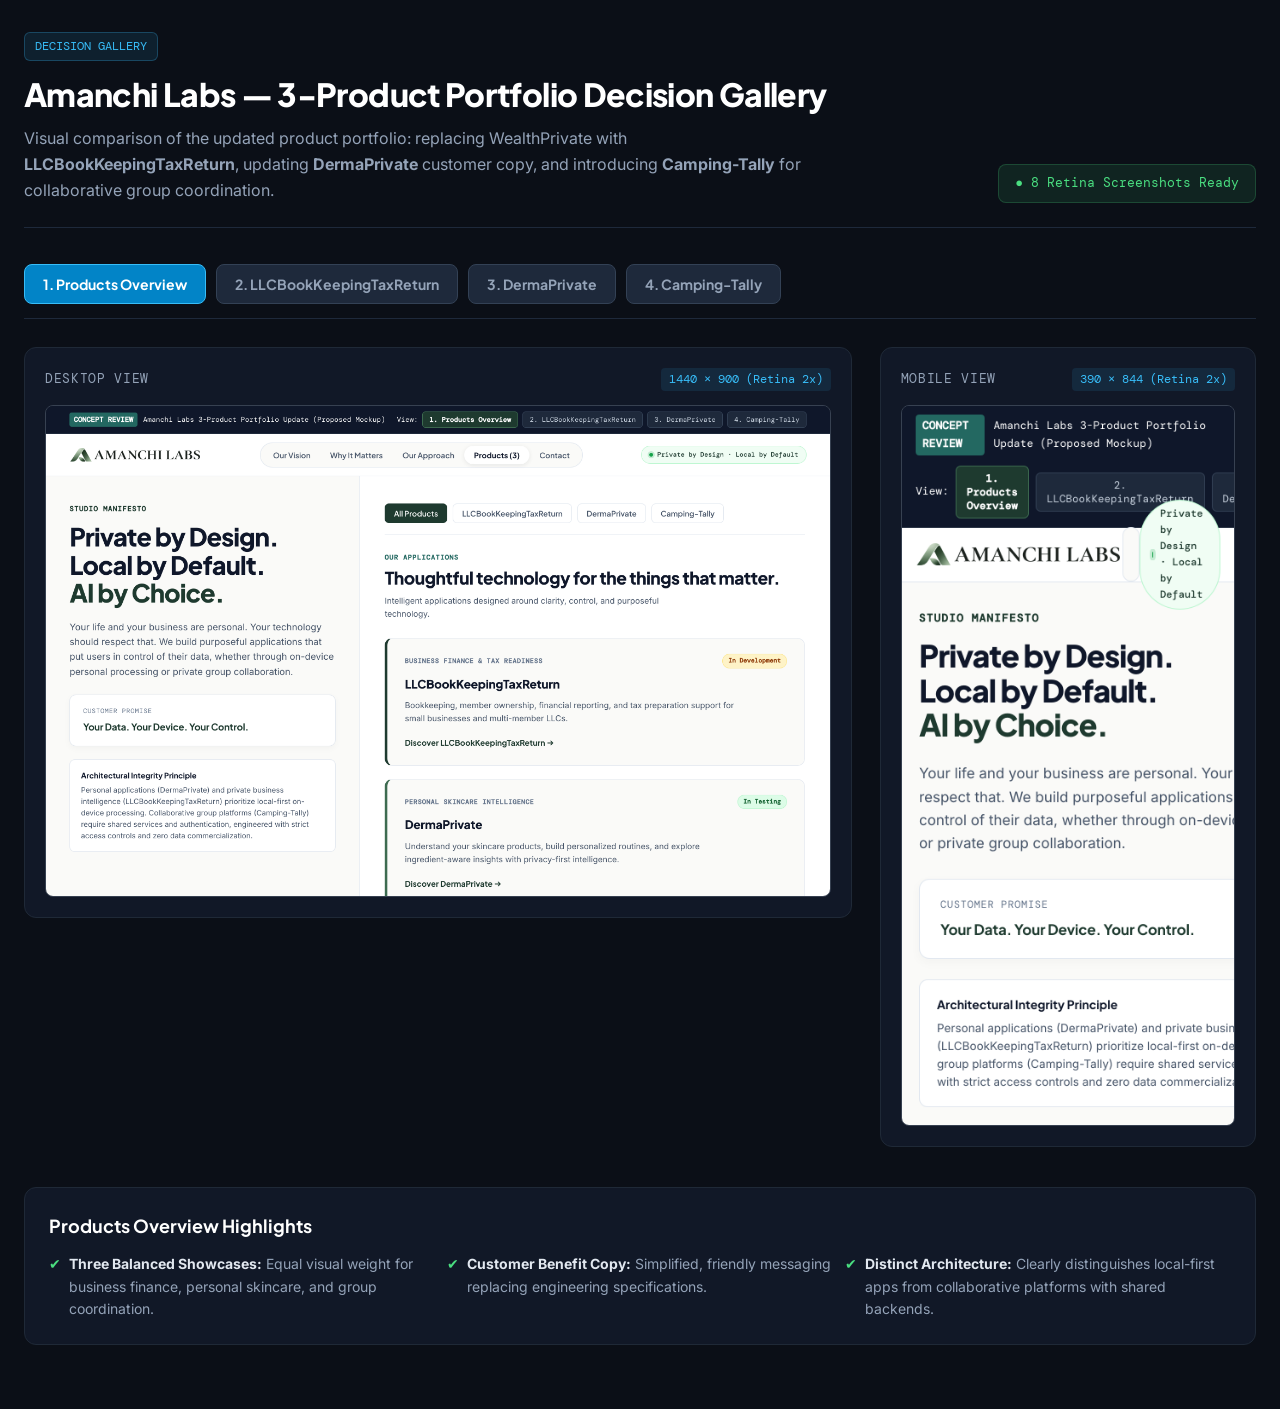
<file: docs/reviews/amanchilabs-portfolio-update/index.html>
<!DOCTYPE html>
<html lang="en">
<head>
  <meta charset="UTF-8" />
  <meta name="viewport" content="width=device-width, initial-scale=1.0" />
  <title>Amanchi Labs — 3-Product Portfolio Decision Gallery</title>
  <link rel="preconnect" href="https://fonts.googleapis.com" />
  <link rel="preconnect" href="https://fonts.gstatic.com" crossorigin />
  <link href="https://fonts.googleapis.com/css2?family=DM+Mono:wght@400;500;600&family=Inter:wght@400;500;600;700&family=Plus+Jakarta+Sans:wght@600;700;800&display=swap" rel="stylesheet" />
  <style>
    *, *::before, *::after { box-sizing: border-box; margin: 0; padding: 0; }
    body {
      background: #0B0F17;
      color: #E2E8F0;
      font-family: 'Inter', -apple-system, sans-serif;
      padding: 32px 24px 64px;
      line-height: 1.6;
    }
    .container {
      max-width: 1440px;
      margin: 0 auto;
    }
    header {
      border-bottom: 1px solid #1E293B;
      padding-bottom: 24px;
      margin-bottom: 36px;
      display: flex;
      justify-content: space-between;
      align-items: flex-end;
      flex-wrap: wrap;
      gap: 16px;
    }
    .badge {
      display: inline-block;
      font-family: 'DM Mono', monospace;
      font-size: 12px;
      color: #38BDF8;
      background: rgba(56, 189, 248, 0.1);
      border: 1px solid rgba(56, 189, 248, 0.25);
      padding: 4px 10px;
      border-radius: 6px;
      margin-bottom: 8px;
    }
    h1 {
      font-family: 'Plus Jakarta Sans', sans-serif;
      font-size: 32px;
      font-weight: 800;
      color: #FFFFFF;
      letter-spacing: -0.02em;
    }
    p.lead {
      color: #94A3B8;
      font-size: 16px;
      max-width: 80ch;
      margin-top: 6px;
    }
    .meta-status {
      font-family: 'DM Mono', monospace;
      font-size: 13px;
      color: #4ADE80;
      background: rgba(74, 222, 128, 0.1);
      border: 1px solid rgba(74, 222, 128, 0.2);
      padding: 8px 16px;
      border-radius: 8px;
    }
    .nav-tabs {
      display: flex;
      gap: 10px;
      margin-bottom: 28px;
      border-bottom: 1px solid #1E293B;
      padding-bottom: 14px;
      flex-wrap: wrap;
    }
    .tab-btn {
      background: #1E293B;
      color: #94A3B8;
      border: 1px solid #334155;
      padding: 10px 18px;
      border-radius: 8px;
      font-family: 'Plus Jakarta Sans', sans-serif;
      font-weight: 700;
      font-size: 14px;
      cursor: pointer;
      transition: all 150ms ease;
    }
    .tab-btn:hover {
      background: #334155;
      color: #FFFFFF;
    }
    .tab-btn.active {
      background: #0284C7;
      color: #FFFFFF;
      border-color: #38BDF8;
    }
    .gallery-view {
      display: none;
    }
    .gallery-view.active {
      display: block;
      animation: fadeIn 200ms ease;
    }
    @keyframes fadeIn {
      from { opacity: 0; transform: translateY(6px); }
      to { opacity: 1; transform: translateY(0); }
    }
    .card-comparison-grid {
      display: grid;
      grid-template-columns: 2.2fr 1fr;
      gap: 28px;
      align-items: flex-start;
      margin-bottom: 40px;
    }
    .panel {
      background: #111827;
      border: 1px solid #1F2937;
      border-radius: 12px;
      padding: 20px;
      overflow: hidden;
    }
    .panel-header {
      display: flex;
      justify-content: space-between;
      align-items: center;
      margin-bottom: 14px;
    }
    .panel-title {
      font-family: 'DM Mono', monospace;
      font-size: 13px;
      text-transform: uppercase;
      letter-spacing: 0.05em;
      color: #94A3B8;
    }
    .resolution-tag {
      font-family: 'DM Mono', monospace;
      font-size: 12px;
      color: #38BDF8;
      background: rgba(56, 189, 248, 0.1);
      padding: 2px 8px;
      border-radius: 4px;
    }
    .screenshot-frame {
      border: 1px solid #374151;
      border-radius: 8px;
      overflow: hidden;
      background: #000;
      cursor: pointer;
    }
    .screenshot-frame img {
      width: 100%;
      height: auto;
      display: block;
      transition: transform 150ms ease;
    }
    .screenshot-frame:hover img {
      transform: scale(1.01);
    }
    .spec-summary-box {
      background: #111827;
      border: 1px solid #1F2937;
      border-radius: 12px;
      padding: 24px;
      margin-top: 24px;
    }
    .spec-summary-title {
      font-family: 'Plus Jakarta Sans', sans-serif;
      font-size: 18px;
      font-weight: 700;
      color: #FFFFFF;
      margin-bottom: 12px;
    }
    .spec-list {
      list-style: none;
      display: grid;
      grid-template-columns: repeat(auto-fit, minmax(280px, 1fr));
      gap: 12px;
    }
    .spec-list li {
      font-size: 14px;
      color: #94A3B8;
      padding-left: 20px;
      position: relative;
    }
    .spec-list li::before {
      content: "✔";
      position: absolute;
      left: 0;
      color: #4ADE80;
    }
    .spec-list li strong {
      color: #E2E8F0;
    }
    @media (max-width: 900px) {
      .card-comparison-grid {
        grid-template-columns: 1fr;
      }
    }
  </style>
</head>
<body>
  <div class="container">
    <header>
      <div>
        <span class="badge">DECISION GALLERY</span>
        <h1>Amanchi Labs — 3-Product Portfolio Decision Gallery</h1>
        <p class="lead">
          Visual comparison of the updated product portfolio: replacing WealthPrivate with <strong>LLCBookKeepingTaxReturn</strong>, updating <strong>DermaPrivate</strong> customer copy, and introducing <strong>Camping-Tally</strong> for collaborative group coordination.
        </p>
      </div>
      <div class="meta-status">
        ● 8 Retina Screenshots Ready
      </div>
    </header>

    <div class="nav-tabs">
      <button class="tab-btn active" onclick="switchView('overview')">1. Products Overview</button>
      <button class="tab-btn" onclick="switchView('llc')">2. LLCBookKeepingTaxReturn</button>
      <button class="tab-btn" onclick="switchView('derma')">3. DermaPrivate</button>
      <button class="tab-btn" onclick="switchView('camping')">4. Camping-Tally</button>
    </div>

    <!-- VIEW 1: PRODUCTS OVERVIEW -->
    <div id="view-overview" class="gallery-view active">
      <div class="card-comparison-grid">
        <div class="panel">
          <div class="panel-header">
            <span class="panel-title">Desktop View</span>
            <span class="resolution-tag">1440 × 900 (Retina 2x)</span>
          </div>
          <div class="screenshot-frame">
            <img src="img/01-desktop-1440-products-overview.png" alt="Desktop Products Overview" />
          </div>
        </div>
        <div class="panel">
          <div class="panel-header">
            <span class="panel-title">Mobile View</span>
            <span class="resolution-tag">390 × 844 (Retina 2x)</span>
          </div>
          <div class="screenshot-frame">
            <img src="img/05-mobile-390-products-overview.png" alt="Mobile Products Overview" />
          </div>
        </div>
      </div>
      <div class="spec-summary-box">
        <h3 class="spec-summary-title">Products Overview Highlights</h3>
        <ul class="spec-list">
          <li><strong>Three Balanced Showcases:</strong> Equal visual weight for business finance, personal skincare, and group coordination.</li>
          <li><strong>Customer Benefit Copy:</strong> Simplified, friendly messaging replacing engineering specifications.</li>
          <li><strong>Distinct Architecture:</strong> Clearly distinguishes local-first apps from collaborative platforms with shared backends.</li>
        </ul>
      </div>
    </div>

    <!-- VIEW 2: LLCBOOKKEEPINGTAXRETURN -->
    <div id="view-llc" class="gallery-view">
      <div class="card-comparison-grid">
        <div class="panel">
          <div class="panel-header">
            <span class="panel-title">Desktop View</span>
            <span class="resolution-tag">1440 × 900 (Retina 2x)</span>
          </div>
          <div class="screenshot-frame">
            <img src="img/02-desktop-1440-llcbookkeepingtaxreturn-detail.png" alt="Desktop LLCBookKeepingTaxReturn" />
          </div>
        </div>
        <div class="panel">
          <div class="panel-header">
            <span class="panel-title">Mobile View</span>
            <span class="resolution-tag">390 × 844 (Retina 2x)</span>
          </div>
          <div class="screenshot-frame">
            <img src="img/06-mobile-390-llcbookkeepingtaxreturn-detail.png" alt="Mobile LLCBookKeepingTaxReturn" />
          </div>
        </div>
      </div>
      <div class="spec-summary-box">
        <h3 class="spec-summary-title">LLCBookKeepingTaxReturn Highlights</h3>
        <ul class="spec-list">
          <li><strong>Status:</strong> In Development (Business Finance & Tax Readiness).</li>
          <li><strong>6 Core Capabilities:</strong> Bookkeeping, member capital accounts, financial reporting, Form 1065/K-1 tax readiness, partner allocation tracking, and local-first privacy.</li>
          <li><strong>Honest Roadmap Disclaimer:</strong> Explicitly states tax calculations are roadmap features requiring validation and not tax advice.</li>
        </ul>
      </div>
    </div>

    <!-- VIEW 3: DERMAPRIVATE -->
    <div id="view-derma" class="gallery-view">
      <div class="card-comparison-grid">
        <div class="panel">
          <div class="panel-header">
            <span class="panel-title">Desktop View</span>
            <span class="resolution-tag">1440 × 900 (Retina 2x)</span>
          </div>
          <div class="screenshot-frame">
            <img src="img/03-desktop-1440-dermaprivate-detail.png" alt="Desktop DermaPrivate" />
          </div>
        </div>
        <div class="panel">
          <div class="panel-header">
            <span class="panel-title">Mobile View</span>
            <span class="resolution-tag">390 × 844 (Retina 2x)</span>
          </div>
          <div class="screenshot-frame">
            <img src="img/07-mobile-390-dermaprivate-detail.png" alt="Mobile DermaPrivate" />
          </div>
        </div>
      </div>
      <div class="spec-summary-box">
        <h3 class="spec-summary-title">DermaPrivate Highlights</h3>
        <ul class="spec-list">
          <li><strong>Status:</strong> In Testing (Personal Skincare Intelligence).</li>
          <li><strong>Customer Benefit Messaging:</strong> Routine planning, product/ingredient awareness, compatibility insights, tracking, and user-controlled AI proposals.</li>
          <li><strong>Verified External Link:</strong> Retains active direct link to <code>https://www.dermaprivate.app/</code>.</li>
        </ul>
      </div>
    </div>

    <!-- VIEW 4: CAMPING-TALLY -->
    <div id="view-camping" class="gallery-view">
      <div class="card-comparison-grid">
        <div class="panel">
          <div class="panel-header">
            <span class="panel-title">Desktop View</span>
            <span class="resolution-tag">1440 × 900 (Retina 2x)</span>
          </div>
          <div class="screenshot-frame">
            <img src="img/04-desktop-1440-camping-tally-detail.png" alt="Desktop Camping-Tally" />
          </div>
        </div>
        <div class="panel">
          <div class="panel-header">
            <span class="panel-title">Mobile View</span>
            <span class="resolution-tag">390 × 844 (Retina 2x)</span>
          </div>
          <div class="screenshot-frame">
            <img src="img/08-mobile-390-camping-tally-detail.png" alt="Mobile Camping-Tally" />
          </div>
        </div>
      </div>
      <div class="spec-summary-box">
        <h3 class="spec-summary-title">Camping-Tally Highlights</h3>
        <ul class="spec-list">
          <li><strong>Status:</strong> In Development (Group Camping & Trip Coordination).</li>
          <li><strong>8 Core Capabilities:</strong> Trip calendar, RSVP/attendance, cabin/site reservations, carpool logistics, group duties, shared expenses, readiness alerts, and authorized private collaboration.</li>
          <li><strong>Architectural Distinction:</strong> Honest disclosure that collaborative group coordination uses authorized shared services rather than pure on-device storage.</li>
        </ul>
      </div>
    </div>

  </div>

  <script>
    function switchView(viewId) {
      document.querySelectorAll('.gallery-view').forEach(el => el.classList.remove('active'));
      document.querySelectorAll('.tab-btn').forEach(el => el.classList.remove('active'));
      
      const target = document.getElementById('view-' + viewId);
      if (target) target.classList.add('active');
      
      const tabIdx = ['overview', 'llc', 'derma', 'camping'].indexOf(viewId);
      const btns = document.querySelectorAll('.tab-btn');
      if (tabIdx >= 0 && btns[tabIdx]) btns[tabIdx].classList.add('active');
    }
  </script>
</body>
</html>
</file>
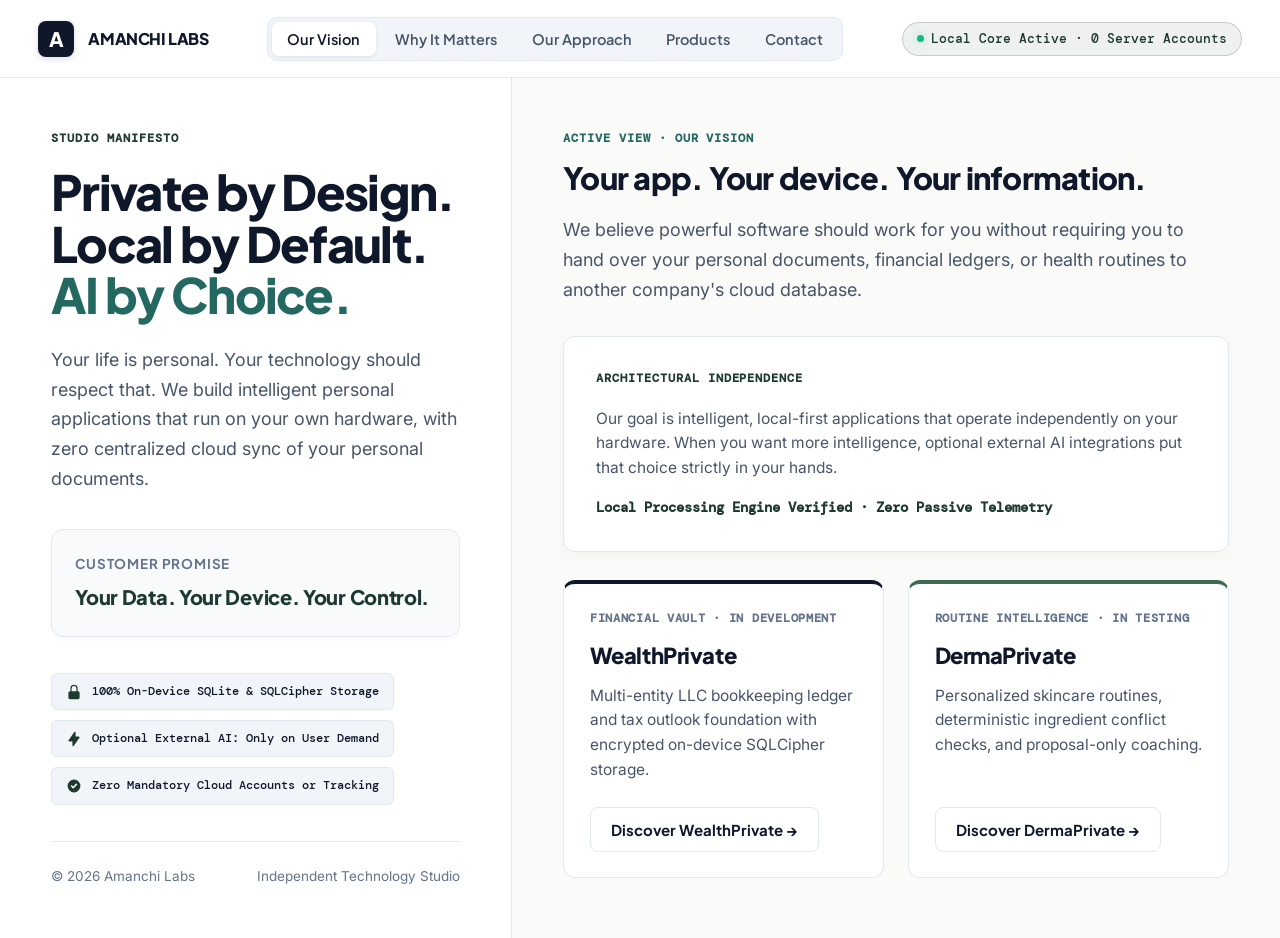
<file: docs/reviews/amanchilabs-ux-transformation/refined-concept-a.html>
<!DOCTYPE html>
<html lang="en">
<head>
  <meta charset="UTF-8" />
  <meta name="viewport" content="width=device-width, initial-scale=1.0" />
  <title>Amanchi Labs — Refined Concept A: Modern Intelligent Minimalism</title>
  <link rel="preconnect" href="https://fonts.googleapis.com" />
  <link rel="preconnect" href="https://fonts.gstatic.com" crossorigin />
  <link href="https://fonts.googleapis.com/css2?family=DM+Mono:wght@400;500;600&family=Inter:wght@400;500;600;700&family=Plus+Jakarta+Sans:wght@500;600;700;800&display=swap" rel="stylesheet" />
  <style>
    /* ==========================================================================
       REFINED CONCEPT A: FULL-WIDTH MODERN INTELLIGENT MINIMALISM
       ========================================================================== */
    *, *::before, *::after { box-sizing: border-box; margin: 0; padding: 0; }

    :root {
      /* Brand Color System (Derived from approved Amanchi Labs identity) */
      --color-canvas:       #FAFAF8;
      --color-surface:      #FFFFFF;
      --color-ink-primary:  #0F172A;
      --color-ink-muted:    #475569;
      --color-ink-subtle:   #64748B;
      --color-border:       #E2E8F0;
      --color-border-hover: #CBD5E1;
      --color-forest:       #1E3A2F;
      --color-teal:         #236861;
      --color-sage:         #3D6B50;
      --color-ice-blue:     #0284C7;
      --color-wealth-vault: #0F172A;
      --color-wealth-tint:  #F8FAFC;
      --color-derma-tint:   #F4F8F4;
      --color-chip-bg:      #F1F5F9;

      /* Typographic Families */
      --font-display: 'Plus Jakarta Sans', system-ui, -apple-system, sans-serif;
      --font-body:    'Inter', system-ui, -apple-system, sans-serif;
      --font-mono:    'DM Mono', ui-monospace, monospace;

      /* Fluid Typographic Scale */
      --text-hero:       clamp(48px, 3.8vw, 74px);
      --text-section-h2: clamp(30px, 2.4vw, 44px);
      --text-card-h3:    clamp(22px, 1.6vw, 28px);
      --text-body-lead:  clamp(18px, 1.15vw, 20px);
      --text-body:       clamp(15.5px, 0.95vw, 17px);
      --text-nav:        clamp(14.5px, 0.9vw, 16.5px);
      --text-badge:      clamp(12px, 0.75vw, 13.5px);
      --text-button:     clamp(15px, 0.9vw, 17px);

      /* Motion */
      --ease-snappy: cubic-bezier(0.16, 1, 0.3, 1);
      --duration-hover: 160ms;
      --duration-panel: 200ms;
    }

    html, body {
      width: 100%;
      min-height: 100vh;
      background: var(--color-canvas);
      color: var(--color-ink-primary);
      font-family: var(--font-body);
      font-size: 16px;
      line-height: 1.6;
      text-rendering: optimizeLegibility;
      -webkit-font-smoothing: antialiased;
      overflow-x: hidden;
    }

    /* Skip link for accessibility */
    .skip-link {
      position: absolute;
      top: -48px;
      left: 24px;
      background: var(--color-ink-primary);
      color: #FFFFFF;
      padding: 10px 18px;
      border-radius: 6px;
      font-size: 14px;
      font-weight: 600;
      z-index: 99999;
      transition: top 150ms ease;
      text-decoration: none;
    }
    .skip-link:focus { top: 16px; }

    /* ==========================================================================
       PERSISTENT FULL-WIDTH STUDIO HEADER
       ========================================================================== */
    .studio-header {
      width: 100%;
      height: 78px;
      padding: 0 clamp(24px, 3vw, 56px);
      display: flex;
      align-items: center;
      justify-content: space-between;
      border-bottom: 1px solid var(--color-border);
      background: rgba(255, 255, 255, 0.96);
      backdrop-filter: blur(12px);
      -webkit-backdrop-filter: blur(12px);
      position: sticky;
      top: 0;
      z-index: 1000;
    }

    .studio-brand-link {
      display: flex;
      align-items: center;
      gap: 14px;
      text-decoration: none;
      color: var(--color-ink-primary);
    }

    .studio-brand-symbol {
      width: 36px;
      height: 36px;
      background: var(--color-ink-primary);
      color: #FFFFFF;
      border-radius: 8px;
      display: flex;
      align-items: center;
      justify-content: center;
      font-family: var(--font-display);
      font-weight: 800;
      font-size: 20px;
      box-shadow: 0 2px 6px rgba(15, 23, 42, 0.15);
    }

    .studio-brand-title {
      font-family: var(--font-display);
      font-size: clamp(16px, 1.1vw, 19px);
      font-weight: 800;
      letter-spacing: -0.025em;
      color: var(--color-ink-primary);
    }

    .studio-nav-dock {
      display: flex;
      align-items: center;
      gap: 4px;
      background: var(--color-chip-bg);
      border: 1px solid var(--color-border);
      border-radius: 10px;
      padding: 4px;
    }

    .studio-nav-btn {
      background: transparent;
      border: none;
      font-family: var(--font-display);
      font-size: var(--text-nav);
      font-weight: 600;
      color: var(--color-ink-muted);
      padding: 8px clamp(12px, 1.2vw, 20px);
      border-radius: 7px;
      cursor: pointer;
      transition: all var(--duration-hover) var(--ease-snappy);
      white-space: nowrap;
    }

    .studio-nav-btn:hover {
      color: var(--color-ink-primary);
      background: rgba(255, 255, 255, 0.6);
    }

    .studio-nav-btn.active {
      background: var(--color-surface);
      color: var(--color-ink-primary);
      box-shadow: 0 1px 4px rgba(15, 23, 42, 0.08);
    }

    .studio-header-meta {
      display: flex;
      align-items: center;
      gap: 12px;
    }

    .status-badge {
      display: inline-flex;
      align-items: center;
      gap: 7px;
      font-family: var(--font-mono);
      font-size: 12.5px;
      font-weight: 500;
      color: var(--color-forest);
      background: rgba(30, 58, 47, 0.07);
      border: 1px solid rgba(30, 58, 47, 0.2);
      padding: 6px 14px;
      border-radius: 20px;
    }

    .status-dot {
      width: 7px;
      height: 7px;
      border-radius: 50%;
      background: #10B981;
      box-shadow: 0 0 8px rgba(16, 185, 129, 0.4);
    }

    /* ==========================================================================
       FULL-WIDTH ASYMMETRIC RESPONSIVE GRID
       ========================================================================== */
    .studio-viewport-grid {
      display: grid;
      grid-template-columns: 40% 60%;
      width: 100%;
      min-height: calc(100vh - 78px);
    }

    /* Left Narrative Column (Pinned, Grounded, 100% Width Responsive) */
    .col-narrative {
      border-right: 1px solid var(--color-border);
      background: var(--color-surface);
      padding: clamp(40px, 4vw, 76px);
      display: flex;
      flex-direction: column;
      justify-content: space-between;
    }

    .manifesto-eyebrow {
      font-family: var(--font-mono);
      font-size: var(--text-badge);
      font-weight: 600;
      text-transform: uppercase;
      letter-spacing: 0.08em;
      color: var(--color-forest);
      margin-bottom: 18px;
      display: block;
    }

    .manifesto-h1 {
      font-family: var(--font-display);
      font-size: var(--text-hero);
      font-weight: 800;
      line-height: 1.06;
      letter-spacing: -0.035em;
      color: var(--color-ink-primary);
      margin-bottom: 24px;
    }

    .manifesto-h1 span {
      color: var(--color-teal);
    }

    .manifesto-copy {
      font-family: var(--font-body);
      font-size: var(--text-body-lead);
      line-height: 1.65;
      color: var(--color-ink-muted);
      margin-bottom: 36px;
      max-width: 62ch;
    }

    .promise-panel {
      background: var(--color-wealth-tint);
      border: 1.5px solid var(--color-border);
      border-radius: 12px;
      padding: clamp(20px, 1.8vw, 30px);
      margin-bottom: 36px;
      box-shadow: 0 2px 8px rgba(15, 23, 42, 0.02);
    }

    .promise-label {
      font-family: var(--font-display);
      font-size: 13.5px;
      font-weight: 700;
      text-transform: uppercase;
      letter-spacing: 0.06em;
      color: var(--color-ink-subtle);
      margin-bottom: 6px;
      display: block;
    }

    .promise-statement {
      font-family: var(--font-display);
      font-size: clamp(20px, 1.4vw, 26px);
      font-weight: 800;
      color: var(--color-forest);
      letter-spacing: -0.015em;
    }

    .crypto-badges-list {
      display: flex;
      flex-direction: column;
      gap: 10px;
      margin-bottom: 36px;
    }

    .crypto-badge-item {
      display: inline-flex;
      align-items: center;
      gap: 10px;
      font-family: var(--font-mono);
      font-size: var(--text-badge);
      font-weight: 500;
      color: var(--color-ink-primary);
      background: var(--color-chip-bg);
      border: 1px solid var(--color-border);
      padding: 8px 14px;
      border-radius: 6px;
      width: fit-content;
    }

    .crypto-badge-item svg {
      width: 16px;
      height: 16px;
      color: var(--color-forest);
      flex-shrink: 0;
    }

    .narrative-footer {
      border-top: 1px solid var(--color-border);
      padding-top: 24px;
      font-size: 13.5px;
      color: var(--color-ink-subtle);
      display: flex;
      justify-content: space-between;
      align-items: center;
    }

    /* Right Dynamic Canvas (Full Width Responsive Content) */
    .col-dynamic {
      padding: clamp(40px, 4vw, 76px);
      background: var(--color-canvas);
      overflow-y: auto;
    }

    .panel-view {
      display: none;
      animation: panelIn var(--duration-panel) var(--ease-snappy);
    }

    .panel-view.active {
      display: block;
    }

    @keyframes panelIn {
      from { opacity: 0; transform: translateY(8px); }
      to { opacity: 1; transform: translateY(0); }
    }

    .section-eyebrow {
      font-family: var(--font-mono);
      font-size: var(--text-badge);
      font-weight: 600;
      text-transform: uppercase;
      letter-spacing: 0.08em;
      color: var(--color-teal);
      margin-bottom: 12px;
      display: block;
    }

    .section-h2 {
      font-family: var(--font-display);
      font-size: var(--text-section-h2);
      font-weight: 800;
      line-height: 1.14;
      letter-spacing: -0.025em;
      color: var(--color-ink-primary);
      margin-bottom: 20px;
    }

    .section-lead-copy {
      font-family: var(--font-body);
      font-size: var(--text-body-lead);
      line-height: 1.65;
      color: var(--color-ink-muted);
      margin-bottom: 32px;
      max-width: 72ch;
    }

    /* Elevated Content Containers */
    .dynamic-card {
      background: var(--color-surface);
      border: 1px solid var(--color-border);
      border-radius: 12px;
      padding: clamp(28px, 2.5vw, 44px);
      margin-bottom: 28px;
      box-shadow: 0 4px 16px rgba(15, 23, 42, 0.03);
      transition: border-color var(--duration-hover) ease, box-shadow var(--duration-hover) ease;
    }

    .dynamic-card:hover {
      border-color: var(--color-border-hover);
      box-shadow: 0 8px 28px rgba(15, 23, 42, 0.05);
    }

    /* ==========================================================================
       SUBVIEW 1: OUR VISION (HOMEPAGE) SPECIFICATION CARDS
       ========================================================================== */
    .vision-bento {
      display: grid;
      grid-template-columns: 1fr 1fr;
      gap: 24px;
      margin-top: 24px;
    }

    .product-preview-card {
      background: var(--color-surface);
      border: 1.5px solid var(--color-border);
      border-radius: 12px;
      padding: clamp(24px, 2vw, 36px);
      display: flex;
      flex-direction: column;
      justify-content: space-between;
      transition: transform var(--duration-hover) var(--ease-snappy), border-color var(--duration-hover) ease;
    }

    .product-preview-card:hover {
      transform: translateY(-3px);
      border-color: #94A3B8;
      box-shadow: 0 12px 30px rgba(15, 23, 42, 0.06);
    }

    .product-preview-card.card-wealth {
      border-top: 4px solid var(--color-wealth-vault);
    }

    .product-preview-card.card-derma {
      border-top: 4px solid var(--color-sage);
    }

    .card-meta-tag {
      font-family: var(--font-mono);
      font-size: 12px;
      font-weight: 600;
      text-transform: uppercase;
      letter-spacing: 0.06em;
      color: var(--color-ink-subtle);
      margin-bottom: 10px;
      display: block;
    }

    .card-title {
      font-family: var(--font-display);
      font-size: var(--text-card-h3);
      font-weight: 800;
      color: var(--color-ink-primary);
      margin-bottom: 10px;
      letter-spacing: -0.02em;
    }

    .card-desc {
      font-size: var(--text-body);
      line-height: 1.6;
      color: var(--color-ink-muted);
      margin-bottom: 24px;
    }

    .btn-action {
      display: inline-flex;
      align-items: center;
      gap: 8px;
      font-family: var(--font-display);
      font-size: var(--text-button);
      font-weight: 700;
      color: var(--color-ink-primary);
      background: var(--color-surface);
      border: 1.5px solid var(--color-border);
      padding: 12px 20px;
      border-radius: 8px;
      text-decoration: none;
      cursor: pointer;
      transition: all var(--duration-hover) ease;
      width: fit-content;
    }

    .btn-action:hover {
      background: var(--color-ink-primary);
      color: #FFFFFF;
      border-color: var(--color-ink-primary);
    }

    /* ==========================================================================
       SUBVIEW 2: WHY IT MATTERS
       ========================================================================== */
    .why-pillars-grid {
      display: grid;
      grid-template-columns: 1fr 1fr;
      gap: 20px;
      margin-top: 24px;
    }

    .why-pillar {
      background: var(--color-wealth-tint);
      border: 1px solid var(--color-border);
      border-radius: 10px;
      padding: 24px;
    }

    .why-pillar strong {
      font-family: var(--font-display);
      font-size: 18px;
      font-weight: 700;
      color: var(--color-ink-primary);
      display: block;
      margin-bottom: 8px;
    }

    .why-pillar p {
      font-size: var(--text-body);
      color: var(--color-ink-muted);
      line-height: 1.6;
    }

    /* ==========================================================================
       SUBVIEW 3: OUR APPROACH (ARCHITECTURAL LOCAL-FIRST VS. AI BLUEPRINT)
       ========================================================================== */
    .approach-blueprint {
      background: #FFFFFF;
      border: 1.5px solid var(--color-border);
      border-radius: 14px;
      padding: clamp(28px, 2.8vw, 44px);
      margin: 28px 0;
    }

    .blueprint-header {
      display: flex;
      justify-content: space-between;
      align-items: center;
      margin-bottom: 24px;
      padding-bottom: 16px;
      border-bottom: 1px solid var(--color-border);
    }

    .blueprint-header h4 {
      font-family: var(--font-display);
      font-size: 18px;
      font-weight: 800;
      color: var(--color-ink-primary);
      text-transform: uppercase;
      letter-spacing: 0.04em;
    }

    .blueprint-conduit-flow {
      display: grid;
      grid-template-columns: 1.2fr 44px 1.4fr 44px 1.4fr;
      align-items: center;
      gap: 12px;
      text-align: center;
      margin: 24px 0;
    }

    .blueprint-node {
      background: var(--color-surface);
      border: 1.5px solid var(--color-border);
      border-radius: 10px;
      padding: 22px 16px;
      position: relative;
    }

    .blueprint-node.node-device {
      border: 2px solid var(--color-ink-primary);
      background: #FFFFFF;
      box-shadow: 0 8px 24px rgba(15, 23, 42, 0.08);
    }

    .blueprint-node.node-external {
      border: 1.5px dashed var(--color-ice-blue);
      background: rgba(2, 132, 199, 0.02);
    }

    .node-title {
      font-family: var(--font-display);
      font-size: 15.5px;
      font-weight: 700;
      color: var(--color-ink-primary);
      margin-bottom: 6px;
      display: block;
    }

    .node-subtitle {
      font-size: 12.5px;
      color: var(--color-ink-muted);
      line-height: 1.45;
      display: block;
    }

    .flow-wire {
      font-size: 20px;
      color: var(--color-ink-subtle);
      font-weight: 700;
    }

    .flow-wire.dashed {
      border-top: 2px dashed var(--color-ice-blue);
      color: var(--color-ice-blue);
    }

    /* ==========================================================================
       SUBVIEW 4: PRODUCTS VIEW (DETAILED PRODUCT SHOWCASE)
       ========================================================================== */
    .product-showcase-container {
      display: grid;
      gap: 32px;
    }

    .showcase-card {
      background: var(--color-surface);
      border: 1.5px solid var(--color-border);
      border-radius: 14px;
      padding: clamp(32px, 3vw, 48px);
      box-shadow: 0 8px 24px rgba(15, 23, 42, 0.04);
    }

    .showcase-card.vault {
      border-top: 5px solid var(--color-wealth-vault);
    }

    .showcase-card.derma {
      border-top: 5px solid var(--color-sage);
    }

    .showcase-head-row {
      display: flex;
      justify-content: space-between;
      align-items: flex-start;
      margin-bottom: 16px;
      flex-wrap: wrap;
      gap: 12px;
    }

    .spec-table-grid {
      display: grid;
      grid-template-columns: repeat(auto-fit, minmax(200px, 1fr));
      gap: 16px;
      margin: 24px 0;
      background: var(--color-wealth-tint);
      border: 1px solid var(--color-border);
      border-radius: 8px;
      padding: 20px;
    }

    .spec-cell strong {
      display: block;
      font-family: var(--font-display);
      font-size: 12.5px;
      text-transform: uppercase;
      letter-spacing: 0.05em;
      color: var(--color-ink-subtle);
      margin-bottom: 4px;
    }

    .spec-cell span {
      font-family: var(--font-mono);
      font-size: 14.5px;
      font-weight: 600;
      color: var(--color-ink-primary);
      font-variant-numeric: tabular-nums;
    }

    /* ==========================================================================
       RESPONSIVE ADAPTATIONS (MOBILE & TABLET)
       ========================================================================== */
    @media (max-width: 1023px) {
      .studio-header {
        height: 64px;
        padding: 0 20px;
      }
      .studio-header-meta { display: none; }
      .studio-nav-dock {
        overflow-x: auto;
        max-width: calc(100vw - 160px);
      }
      .studio-viewport-grid {
        grid-template-columns: 1fr;
        min-height: auto;
      }
      .col-narrative {
        border-right: none;
        border-bottom: 1px solid var(--color-border);
        padding: 36px 20px;
      }
      .col-dynamic {
        padding: 36px 20px;
      }
      .vision-bento {
        grid-template-columns: 1fr;
      }
      .why-pillars-grid {
        grid-template-columns: 1fr;
      }
      .blueprint-conduit-flow {
        grid-template-columns: 1fr;
        gap: 16px;
      }
      .flow-wire {
        transform: rotate(90deg);
        margin: 4px auto;
      }
      .flow-wire.dashed {
        border-top: none;
        border-left: 2px dashed var(--color-ice-blue);
        height: 24px;
        width: 2px;
      }
    }
  </style>
</head>
<body>

  <a href="#main-content" class="skip-link">Skip to main content</a>

  <!-- Persistent Full-Width Studio Header -->
  <header class="studio-header">
    <a href="#overview" class="studio-brand-link" onclick="switchSection('vision', this)">
      <div class="studio-brand-symbol">A</div>
      <span class="studio-brand-title">AMANCHI LABS</span>
    </a>

    <!-- Persistent Navigation Dock -->
    <nav class="studio-nav-dock" aria-label="Studio Navigation">
      <button class="studio-nav-btn active" id="tab-vision" onclick="switchSection('vision', this)">Our Vision</button>
      <button class="studio-nav-btn" id="tab-why" onclick="switchSection('why', this)">Why It Matters</button>
      <button class="studio-nav-btn" id="tab-approach" onclick="switchSection('approach', this)">Our Approach</button>
      <button class="studio-nav-btn" id="tab-products" onclick="switchSection('products', this)">Products</button>
      <button class="studio-nav-btn" id="tab-contact" onclick="switchSection('contact', this)">Contact</button>
    </nav>

    <div class="studio-header-meta">
      <span class="status-badge">
        <span class="status-dot"></span>
        <span>Local Core Active · 0 Server Accounts</span>
      </span>
    </div>
  </header>

  <!-- Full-Width Asymmetric Responsive Grid -->
  <main class="studio-viewport-grid" id="main-content">
    
    <!-- Left Narrative Column (Commanding Presence, 100% Responsive) -->
    <aside class="col-narrative">
      <div>
        <span class="manifesto-eyebrow">Studio Manifesto</span>
        <h1 class="manifesto-h1">
          Private by Design.<br />
          Local by Default.<br />
          <span>AI by Choice.</span>
        </h1>
        <p class="manifesto-copy">
          Your life is personal. Your technology should respect that. We build intelligent personal applications that run on your own hardware, with zero centralized cloud sync of your personal documents.
        </p>

        <div class="promise-panel">
          <span class="promise-label">Customer Promise</span>
          <div class="promise-statement">Your Data. Your Device. Your Control.</div>
        </div>

        <div class="crypto-badges-list">
          <div class="crypto-badge-item">
            <svg viewBox="0 0 20 20" fill="currentColor"><path fill-rule="evenodd" d="M10 1a4.5 4.5 0 00-4.5 4.5V9H5a2 2 0 00-2 2v6a2 2 0 002 2h10a2 2 0 002-2v-6a2 2 0 00-2-2h-.5V5.5A4.5 4.5 0 0010 1zm3 8V5.5a3 3 0 10-6 0V9h6z" clip-rule="evenodd"/></svg>
            <span>100% On-Device SQLite & SQLCipher Storage</span>
          </div>
          <div class="crypto-badge-item">
            <svg viewBox="0 0 20 20" fill="currentColor"><path fill-rule="evenodd" d="M11.3 1.046A1 1 0 0112 2v5h4a1 1 0 01.82 1.573l-7 10A1 1 0 018 18v-5H4a1 1 0 01-.82-1.573l7-10a1 1 0 011.12-.38z" clip-rule="evenodd"/></svg>
            <span>Optional External AI: Only on User Demand</span>
          </div>
          <div class="crypto-badge-item">
            <svg viewBox="0 0 20 20" fill="currentColor"><path fill-rule="evenodd" d="M10 18a8 8 0 100-16 8 8 0 000 16zm3.707-9.293a1 1 0 00-1.414-1.414L9 10.586 7.707 9.293a1 1 0 00-1.414 1.414l2 2a1 1 0 001.414 0l4-4z" clip-rule="evenodd"/></svg>
            <span>Zero Mandatory Cloud Accounts or Tracking</span>
          </div>
        </div>
      </div>

      <footer class="narrative-footer">
        <span>© 2026 Amanchi Labs</span>
        <span>Independent Technology Studio</span>
      </footer>
    </aside>

    <!-- Right Dynamic Canvas (Changes in Place without Jumps) -->
    <section class="col-dynamic" aria-live="polite">
      
      <!-- SUBVIEW 1: OUR VISION (HOMEPAGE DEFAULT) -->
      <article class="panel-view active" id="view-vision">
        <span class="section-eyebrow">Active View · Our Vision</span>
        <h2 class="section-h2">Your app. Your device. Your information.</h2>
        <p class="section-lead-copy">
          We believe powerful software should work for you without requiring you to hand over your personal documents, financial ledgers, or health routines to another company's cloud database.
        </p>

        <div class="dynamic-card">
          <span class="manifesto-eyebrow">Architectural Independence</span>
          <p style="font-size:var(--text-body); color:var(--color-ink-muted); margin-bottom:16px;">
            Our goal is intelligent, local-first applications that operate independently on your hardware. When you want more intelligence, optional external AI integrations put that choice strictly in your hands.
          </p>
          <div style="font-family:var(--font-mono); font-size:13.5px; color:var(--color-forest); font-weight:600;">
            Local Processing Engine Verified · Zero Passive Telemetry
          </div>
        </div>

        <!-- Flagship Product Preview Cards -->
        <div class="vision-bento">
          <!-- WealthPrivate Card -->
          <div class="product-preview-card card-wealth">
            <div>
              <span class="card-meta-tag">Financial Vault · In Development</span>
              <h3 class="card-title">WealthPrivate</h3>
              <p class="card-desc">
                Multi-entity LLC bookkeeping ledger and tax outlook foundation with encrypted on-device SQLCipher storage.
              </p>
            </div>
            <button class="btn-action" onclick="switchSection('products', document.getElementById('tab-products'))">
              Discover WealthPrivate →
            </button>
          </div>

          <!-- DermaPrivate Card -->
          <div class="product-preview-card card-derma">
            <div>
              <span class="card-meta-tag">Routine Intelligence · In Testing</span>
              <h3 class="card-title">DermaPrivate</h3>
              <p class="card-desc">
                Personalized skincare routines, deterministic ingredient conflict checks, and proposal-only coaching.
              </p>
            </div>
            <button class="btn-action" onclick="switchSection('products', document.getElementById('tab-products'))">
              Discover DermaPrivate →
            </button>
          </div>
        </div>
      </article>

      <!-- SUBVIEW 2: WHY IT MATTERS -->
      <article class="panel-view" id="view-why">
        <span class="section-eyebrow">Active View · Why It Matters</span>
        <h2 class="section-h2">Your life is not a dataset.</h2>
        <p class="section-lead-copy">
          Your financial transactions, skincare notes, and career transcripts are intimate parts of your everyday life. Using modern software shouldn't automatically turn them into another corporation's training set or stored cloud asset.
        </p>

        <div class="why-pillars-grid">
          <div class="why-pillar">
            <strong>Sovereign Data Storage</strong>
            <p>Local storage ensures your personal records remain on physical hardware you own. If your connection drops, your software keeps functioning.</p>
          </div>
          <div class="why-pillar">
            <strong>Conscious AI Boundaries</strong>
            <p>Convenience should come with understandable boundaries. You authorize what information leaves your device, and external provider policies apply.</p>
          </div>
          <div class="why-pillar">
            <strong>No Subscription Hostage</strong>
            <p>Your records live in standard open SQLite formats under your control, free from predatory vendor lock-in or forced account migration.</p>
          </div>
          <div class="why-pillar">
            <strong>Eliminating Centralized Breaches</strong>
            <p>Data that is never centralized cannot be breached in bulk cloud database leaks. Local confinement minimizes unnecessary surface exposure.</p>
          </div>
        </div>
      </article>

      <!-- SUBVIEW 3: OUR APPROACH (ARCHITECTURAL LOCAL-FIRST VS. AI BLUEPRINT) -->
      <article class="panel-view" id="view-approach">
        <span class="section-eyebrow">Active View · Our Approach</span>
        <h2 class="section-h2">Local-first by design. AI-enabled by choice.</h2>
        <p class="section-lead-copy">
          Your personal records remain inside your physical device boundary by default. External AI integrations are completely optional conduits triggered only by conscious user requests.
        </p>

        <div class="approach-blueprint">
          <div class="blueprint-header">
            <h4>Data Sovereignty Architecture Blueprint</h4>
            <span style="font-family:var(--font-mono); font-size:12.5px; color:var(--color-forest); font-weight:600;">
              Active Studio Protocol
            </span>
          </div>

          <div class="blueprint-conduit-flow">
            <!-- Node 1: User -->
            <div class="blueprint-node">
              <strong class="node-title">You</strong>
              <span class="node-subtitle">Choose authorized facts</span>
            </div>
            <!-- Arrow 1 -->
            <div class="flow-wire">→</div>
            <!-- Node 2: Device -->
            <div class="blueprint-node node-device">
              <strong class="node-title">Your Device</strong>
              <span class="node-subtitle">Local SQLite & SQLCipher<br />On-Device Core Execution</span>
            </div>
            <!-- Arrow 2 (Gated Conduit) -->
            <div class="flow-wire dashed">⇢</div>
            <!-- Node 3: External AI -->
            <div class="blueprint-node node-external">
              <strong class="node-title">External AI</strong>
              <span class="node-subtitle">User-initiated prompt only<br />Provider policies apply</span>
            </div>
          </div>

          <div style="margin-top:24px; font-size:13.5px; color:var(--color-ink-muted); line-height:1.65; border-top:1px solid var(--color-border); padding-top:18px;">
            <p><strong>Architectural Guarantee:</strong> Solid borders denote physical hardware containment under your direct ownership. Dashed conduits signify user-initiated network transmissions that occur strictly upon explicit user interaction. External AI providers process prompts under their independent privacy terms.</p>
          </div>
        </div>
      </article>

      <!-- SUBVIEW 4: PRODUCTS VIEW (DETAILED SHOWCASE) -->
      <article class="panel-view" id="view-products">
        <span class="section-eyebrow">Active View · Product Showcase</span>
        <h2 class="section-h2">Personal applications. A shared philosophy.</h2>
        <p class="section-lead-copy">
          Two flagship applications designed around user autonomy, mathematical precision, and local-first sovereign execution.
        </p>

        <div class="product-showcase-container">
          <!-- WealthPrivate Showcase -->
          <div class="showcase-card vault">
            <div class="showcase-head-row">
              <div>
                <span class="card-meta-tag" style="color:var(--color-ice-blue);">FINANCIAL VAULT · IN DEVELOPMENT</span>
                <h3 style="font-family:var(--font-display); font-size:32px; font-weight:800; color:var(--color-ink-primary);">WealthPrivate</h3>
              </div>
              <span class="status-badge" style="background:#F1F5F9; color:#0F172A; border-color:#CBD5E1;">
                SQLCipher Encrypted
              </span>
            </div>
            <p style="font-size:var(--text-body-lead); color:var(--color-ink-muted); line-height:1.65; margin-bottom:20px;">
              Multi-entity LLC bookkeeping ledger and tax outlook foundation. Built with a local-first architecture and deterministic double-entry accounting.
            </p>

            <div class="spec-table-grid">
              <div class="spec-cell">
                <strong>Accounting Model</strong>
                <span>Deterministic Double-Entry</span>
              </div>
              <div class="spec-cell">
                <strong>Storage Engine</strong>
                <span>Encrypted SQLCipher (AES-256)</span>
              </div>
              <div class="spec-cell">
                <strong>Cloud Sync Dependency</strong>
                <span>Zero Bytes Required</span>
              </div>
              <div class="spec-cell">
                <strong>Tax Outlook Mode</strong>
                <span>User-Reviewed Fact Foundation</span>
              </div>
            </div>

            <p style="font-size:12.5px; color:var(--color-ink-subtle); line-height:1.6;">
              *In active development. Tax outlook foundation provides organized record clarity and does not constitute formal tax or legal advice.
            </p>
          </div>

          <!-- DermaPrivate Showcase -->
          <div class="showcase-card derma">
            <div class="showcase-head-row">
              <div>
                <span class="card-meta-tag" style="color:var(--color-sage);">ROUTINE INTELLIGENCE · IN TESTING</span>
                <h3 style="font-family:var(--font-display); font-size:32px; font-weight:800; color:var(--color-forest);">DermaPrivate</h3>
              </div>
              <span class="status-badge" style="background:rgba(61,107,80,0.1); color:var(--color-sage); border-color:rgba(61,107,80,0.3);">
                In Testing · Real App
              </span>
            </div>
            <p style="font-size:var(--text-body-lead); color:var(--color-ink-muted); line-height:1.65; margin-bottom:20px;">
              Explore personalized skincare routine planning, daily step scheduling, and deterministic ingredient conflict checks without uploading photos.
            </p>

            <div class="spec-table-grid">
              <div class="spec-cell">
                <strong>Routine Planning</strong>
                <span>AM & PM Dedicated Protocols</span>
              </div>
              <div class="spec-cell">
                <strong>Safety Engine</strong>
                <span>Deterministic Conflict Rules</span>
              </div>
              <div class="spec-cell">
                <strong>AI Assistance</strong>
                <span>Proposal-Only Coaching</span>
              </div>
              <div class="spec-cell">
                <strong>Live Web Companion</strong>
                <span>https://www.dermaprivate.app/</span>
              </div>
            </div>

            <div style="display:flex; gap:16px; align-items:center; flex-wrap:wrap;">
              <a href="https://www.dermaprivate.app/" target="_blank" rel="noopener noreferrer" class="btn-action" style="background:var(--color-forest); color:#FFFFFF; border-color:var(--color-forest);">
                Visit DermaPrivate.app ↗
              </a>
              <span style="font-size:12.5px; color:var(--color-ink-subtle);">
                *External AI features operate only upon user initiation; provider data-handling policies apply.
              </span>
            </div>
          </div>
        </div>
      </article>

      <!-- SUBVIEW 5: CONTACT -->
      <article class="panel-view" id="view-contact">
        <span class="section-eyebrow">Active View · Studio Inquiries</span>
        <h2 class="section-h2">Let's build something useful.</h2>
        <p class="section-lead-copy">
          Thoughtful questions, engineering discussions, or partnership inquiries — we welcome direct conversation.
        </p>

        <div class="dynamic-card">
          <strong style="display:block; font-family:var(--font-display); font-size:18px; margin-bottom:8px;">Executive & Partnership Contact</strong>
          <p style="font-size:16px; color:var(--color-ink-muted); margin-bottom:16px;">
            Reach the founder directly regarding Amanchi Labs technology and studio licensing.
          </p>
          <a href="mailto:founder@amanchilabs.com" class="btn-action">
            founder@amanchilabs.com →
          </a>
        </div>
      </article>

    </section>
  </main>

  <script>
    function switchSection(sectionId, btn) {
      // Hide all panels
      document.querySelectorAll('.panel-view').forEach(p => p.classList.remove('active'));
      document.querySelectorAll('.studio-nav-btn').forEach(b => b.classList.remove('active'));

      // Show target panel
      const target = document.getElementById('view-' + sectionId);
      if (target) {
        target.classList.add('active');
      }

      // Activate matching navigation button
      const navBtn = document.getElementById('tab-' + sectionId) || btn;
      if (navBtn) {
        navBtn.classList.add('active');
      }

      // Update location hash without jumping
      if (history.pushState) {
        history.pushState(null, null, '#' + sectionId);
      } else {
        location.hash = '#' + sectionId;
      }
    }

    // Handle deep link hash on page load
    window.addEventListener('DOMContentLoaded', () => {
      const hash = window.location.hash.replace('#', '');
      if (['vision', 'why', 'approach', 'products', 'contact'].includes(hash)) {
        switchSection(hash, document.getElementById('tab-' + hash));
      }
    });
  </script>
</body>
</html>
</file>
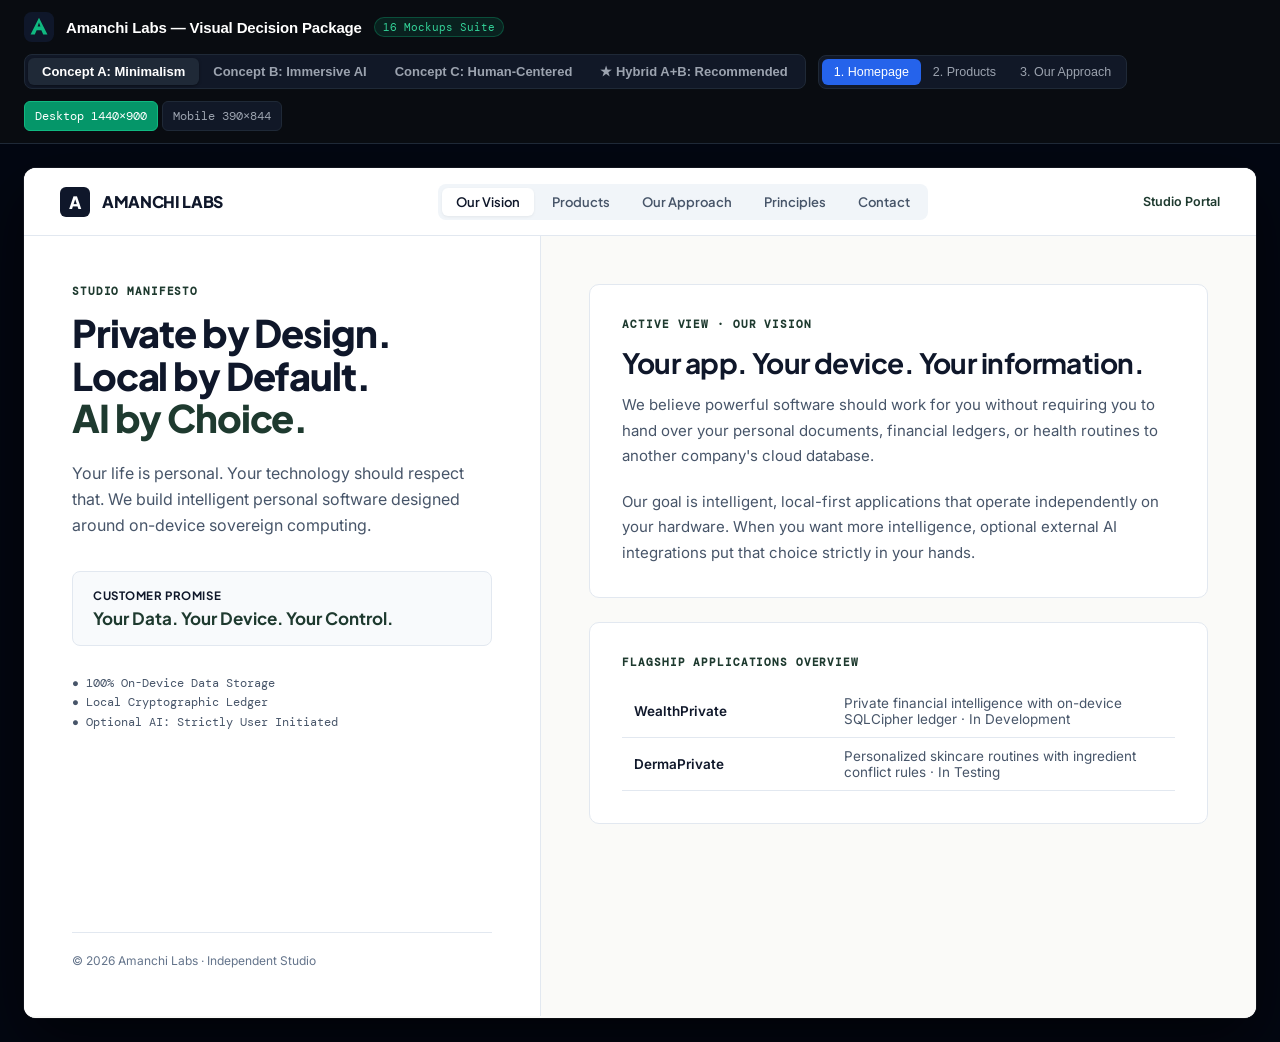
<file: docs/reviews/amanchilabs-ux-transformation/visual-comparison-gallery.html>
<!DOCTYPE html>
<html lang="en">
<head>
  <meta charset="UTF-8" />
  <meta name="viewport" content="width=device-width, initial-scale=1.0" />
  <title>Amanchi Labs — Complete Visual Decision Package (16 Mockup Suite)</title>
  <link rel="preconnect" href="https://fonts.googleapis.com" />
  <link rel="preconnect" href="https://fonts.gstatic.com" crossorigin />
  <link href="https://fonts.googleapis.com/css2?family=DM+Mono:wght@400;500&family=DM+Sans:ital,wght@0,400;0,500;0,700;1,400&family=Instrument+Serif:ital@0;1&family=Inter:wght@400;500;600;700&family=Manrope:wght@400;500;600;700;800&family=Outfit:wght@400;500;600;700&family=Plus+Jakarta+Sans:wght@400;500;600;700;800&family=Sora:wght@400;500;600;700;800&display=swap" rel="stylesheet" />
  <style>
    /* ==========================================================================
       GLOBAL CONTROL HUB & GALLERY SYSTEM
       ========================================================================== */
    *, *::before, *::after { box-sizing: border-box; margin: 0; padding: 0; }
    
    :root {
      --hub-bg: #0A0D12;
      --hub-border: #1F2937;
      --hub-text: #F3F4F6;
      --hub-muted: #9CA3AF;
      --hub-accent: #10B981;
      --font-system: -apple-system, BlinkMacSystemFont, "Segoe UI", Roboto, sans-serif;
    }

    body {
      background: #030712;
      color: var(--hub-text);
      font-family: var(--font-system);
      overflow-x: hidden;
      min-height: 100vh;
      display: flex;
      flex-direction: column;
    }

    /* Top Persistent Gallery Bar */
    .gallery-hub {
      position: sticky;
      top: 0;
      z-index: 99999;
      background: rgba(10, 13, 18, 0.94);
      backdrop-filter: blur(14px);
      -webkit-backdrop-filter: blur(14px);
      border-bottom: 1px solid var(--hub-border);
      padding: 12px 24px;
      display: flex;
      flex-wrap: wrap;
      align-items: center;
      justify-content: space-between;
      gap: 12px;
    }

    .hub-brand {
      display: flex;
      align-items: center;
      gap: 12px;
    }

    .hub-brand svg { width: 30px; height: 30px; flex-shrink: 0; }
    .hub-brand h1 { font-size: 15px; font-weight: 700; letter-spacing: -0.01em; color: #FFFFFF; }
    .hub-badge {
      font-size: 11px;
      font-family: 'DM Mono', monospace;
      color: #34D399;
      background: rgba(16, 185, 129, 0.12);
      border: 1px solid rgba(16, 185, 129, 0.3);
      padding: 2px 8px;
      border-radius: 12px;
    }

    .hub-controls {
      display: flex;
      align-items: center;
      gap: 12px;
      flex-wrap: wrap;
    }

    .btn-group {
      display: inline-flex;
      background: #111827;
      border: 1px solid var(--hub-border);
      border-radius: 8px;
      padding: 3px;
    }

    .hub-btn {
      background: transparent;
      border: none;
      color: var(--hub-muted);
      padding: 6px 14px;
      font-size: 13px;
      font-weight: 600;
      border-radius: 6px;
      cursor: pointer;
      transition: all 160ms ease;
    }

    .hub-btn:hover { color: #FFFFFF; background: rgba(255, 255, 255, 0.05); }
    .hub-btn.active { color: #FFFFFF; background: #1F2937; box-shadow: 0 1px 3px rgba(0,0,0,0.4); }
    .hub-btn.active.btn-hybrid { color: #38BDF8; background: #0F172A; border: 1px solid rgba(56, 189, 248, 0.3); }

    .subview-group {
      display: inline-flex;
      background: #111827;
      border: 1px solid var(--hub-border);
      border-radius: 8px;
      padding: 3px;
    }

    .sub-btn {
      background: transparent;
      border: none;
      color: var(--hub-muted);
      padding: 6px 12px;
      font-size: 12.5px;
      font-weight: 500;
      border-radius: 6px;
      cursor: pointer;
      transition: all 150ms ease;
    }

    .sub-btn:hover { color: #FFFFFF; }
    .sub-btn.active { background: #2563EB; color: #FFFFFF; }

    .vp-group {
      display: inline-flex;
      align-items: center;
      gap: 4px;
    }

    .vp-btn {
      background: #111827;
      border: 1px solid var(--hub-border);
      color: var(--hub-muted);
      padding: 6px 10px;
      font-size: 12px;
      border-radius: 6px;
      cursor: pointer;
      font-family: 'DM Mono', monospace;
    }

    .vp-btn:hover { color: #FFFFFF; border-color: #4B5563; }
    .vp-btn.active { background: #059669; color: #FFFFFF; border-color: #10B981; }

    /* Main Viewport Stage */
    .viewport-stage {
      flex: 1;
      display: flex;
      justify-content: center;
      align-items: flex-start;
      padding: 24px;
      overflow-y: auto;
      background: #030712;
    }

    .device-container {
      width: 100%;
      max-width: 1440px;
      background: #FFFFFF;
      border-radius: 12px;
      box-shadow: 0 24px 64px rgba(0,0,0,0.6), 0 0 0 1px rgba(255,255,255,0.08);
      overflow: hidden;
      transition: max-width 300ms cubic-bezier(0.16, 1, 0.3, 1), width 300ms cubic-bezier(0.16, 1, 0.3, 1);
      position: relative;
    }

    .device-container.mode-1440 { max-width: 1440px; }
    .device-container.mode-390  { max-width: 390px; border-radius: 40px; border: 9px solid #1F2937; }

    /* Screens & Views */
    .concept-screen { display: none; }
    .concept-screen.active { display: block; }

    .concept-view { display: none; }
    .concept-view.active { display: block; }

    /* ==========================================================================
       1. CONCEPT A: MODERN INTELLIGENT MINIMALISM (Swiss Precision)
       ========================================================================== */
    .theme-ca {
      --bg: #FAFAF8;
      --card-bg: #FFFFFF;
      --text: #0F172A;
      --muted: #475569;
      --border: #E2E8F0;
      --accent: #1E3A2F;
      --font-head: 'Plus Jakarta Sans', sans-serif;
      --font-body: 'Inter', sans-serif;
      background: var(--bg);
      color: var(--text);
      font-family: var(--font-body);
      min-height: 850px;
      display: flex;
      flex-direction: column;
    }

    .ca-nav {
      height: 68px;
      border-bottom: 1px solid var(--border);
      padding: 0 36px;
      display: flex;
      align-items: center;
      justify-content: space-between;
      background: #FFFFFF;
    }

    .ca-brand-lockup {
      display: flex;
      align-items: center;
      gap: 12px;
      text-decoration: none;
      color: var(--text);
    }

    .ca-symbol {
      width: 30px;
      height: 30px;
      background: #0F172A;
      color: #FFFFFF;
      border-radius: 6px;
      display: flex;
      align-items: center;
      justify-content: center;
      font-family: var(--font-head);
      font-weight: 800;
      font-size: 17px;
    }

    .ca-title {
      font-family: var(--font-head);
      font-size: 16px;
      font-weight: 800;
      letter-spacing: -0.02em;
    }

    .ca-tabs {
      display: flex;
      gap: 4px;
      background: #F1F5F9;
      padding: 4px;
      border-radius: 8px;
    }

    .ca-tab {
      background: transparent;
      border: none;
      font-family: var(--font-head);
      font-size: 13px;
      font-weight: 600;
      color: var(--muted);
      padding: 6px 14px;
      border-radius: 6px;
      cursor: pointer;
    }

    .ca-tab.active { background: #FFFFFF; color: var(--text); box-shadow: 0 1px 3px rgba(0,0,0,0.06); }

    .ca-grid {
      display: grid;
      grid-template-columns: 42% 58%;
      flex: 1;
      min-height: 780px;
    }

    .ca-col-narrative {
      border-right: 1px solid var(--border);
      padding: 48px;
      display: flex;
      flex-direction: column;
      justify-content: space-between;
      background: #FFFFFF;
    }

    .ca-eyebrow {
      font-family: 'DM Mono', monospace;
      font-size: 11px;
      font-weight: 600;
      text-transform: uppercase;
      letter-spacing: 0.08em;
      color: var(--accent);
      margin-bottom: 14px;
    }

    .ca-h1 {
      font-family: var(--font-head);
      font-size: 38px;
      font-weight: 800;
      line-height: 1.12;
      letter-spacing: -0.03em;
      margin-bottom: 20px;
    }

    .ca-h1 span { color: var(--accent); }

    .ca-copy {
      font-size: 16px;
      line-height: 1.65;
      color: var(--muted);
      margin-bottom: 32px;
    }

    .ca-promise {
      background: #F8FAFC;
      border: 1px solid var(--border);
      border-radius: 8px;
      padding: 16px 20px;
      margin-bottom: 28px;
    }

    .ca-promise strong {
      display: block;
      font-family: var(--font-head);
      font-size: 11.5px;
      text-transform: uppercase;
      letter-spacing: 0.05em;
      color: var(--text);
      margin-bottom: 4px;
    }

    .ca-promise p {
      font-family: var(--font-head);
      font-size: 17px;
      font-weight: 700;
      color: var(--accent);
    }

    .ca-col-dynamic {
      padding: 48px;
      background: var(--bg);
      overflow-y: auto;
    }

    .ca-dynamic-card {
      background: #FFFFFF;
      border: 1px solid var(--border);
      border-radius: 10px;
      padding: 32px;
      margin-bottom: 24px;
    }

    .ca-card-head {
      font-family: var(--font-head);
      font-size: 28px;
      font-weight: 700;
      margin-bottom: 12px;
      letter-spacing: -0.02em;
    }

    .ca-spec-table {
      width: 100%;
      border-collapse: collapse;
      margin-top: 16px;
      font-size: 13.5px;
    }

    .ca-spec-table td {
      padding: 10px 12px;
      border-bottom: 1px solid var(--border);
    }

    .ca-spec-table td:first-child { font-weight: 600; color: var(--text); width: 38%; }
    .ca-spec-table td:last-child { color: var(--muted); }

    /* Architectural Diagram in Concept A */
    .ca-arch-box {
      background: #F8FAFC;
      border: 1px solid var(--border);
      border-radius: 8px;
      padding: 20px;
      margin: 20px 0;
    }

    .ca-arch-flow {
      display: grid;
      grid-template-columns: 1fr 30px 1.2fr 30px 1.2fr;
      align-items: center;
      gap: 10px;
      text-align: center;
    }

    .ca-node {
      background: #FFFFFF;
      border: 1px solid var(--border);
      border-radius: 6px;
      padding: 14px 10px;
    }

    .ca-node.local {
      border: 1.5px solid #0F172A;
      box-shadow: 0 4px 12px rgba(15, 23, 42, 0.06);
    }

    .ca-node.external {
      border: 1px dashed #94A3B8;
      background: #F8FAFC;
    }

    .ca-node strong { display: block; font-family: var(--font-head); font-size: 13px; font-weight: 700; margin-bottom: 4px; }
    .ca-node span { font-size: 11px; color: var(--muted); display: block; line-height: 1.4; }

    /* ==========================================================================
       2. CONCEPT B: IMMERSIVE AI TECHNOLOGY STUDIO (Obsidian Void & Glow)
       ========================================================================== */
    .theme-cb {
      --bg: #090D14;
      --card-bg: rgba(17, 22, 34, 0.75);
      --card-border: rgba(255, 255, 255, 0.09);
      --text: #F8FAFC;
      --muted: #94A3B8;
      --emerald: #10B981;
      --cyan: #06B6D4;
      --font-head: 'Sora', sans-serif;
      --font-body: 'DM Sans', sans-serif;
      background: var(--bg);
      color: var(--text);
      font-family: var(--font-body);
      min-height: 850px;
      position: relative;
      overflow: hidden;
    }

    .cb-ambient-glow {
      position: absolute;
      top: -100px;
      left: 50%;
      transform: translateX(-50%);
      width: 900px;
      height: 400px;
      background: radial-gradient(circle at 50% 30%, rgba(16, 185, 129, 0.15), rgba(6, 182, 212, 0.08), transparent 70%);
      pointer-events: none;
    }

    .cb-nav {
      height: 72px;
      padding: 0 40px;
      display: flex;
      align-items: center;
      justify-content: space-between;
      border-bottom: 1px solid var(--card-border);
      background: rgba(9, 13, 20, 0.85);
      backdrop-filter: blur(16px);
      position: relative;
      z-index: 20;
    }

    .cb-brand {
      display: flex;
      align-items: center;
      gap: 12px;
      color: #FFFFFF;
      text-decoration: none;
    }

    .cb-symbol {
      width: 32px;
      height: 32px;
      border-radius: 8px;
      background: linear-gradient(135deg, #10B981, #06B6D4);
      display: flex;
      align-items: center;
      justify-content: center;
      font-family: var(--font-head);
      font-weight: 800;
      font-size: 17px;
      color: #090D14;
    }

    .cb-brand-title {
      font-family: var(--font-head);
      font-size: 16px;
      font-weight: 700;
      letter-spacing: -0.01em;
    }

    .cb-dock-nav {
      display: flex;
      gap: 6px;
      background: rgba(255, 255, 255, 0.04);
      border: 1px solid var(--card-border);
      border-radius: 30px;
      padding: 4px;
    }

    .cb-dock-tab {
      background: transparent;
      border: none;
      color: var(--muted);
      font-family: var(--font-head);
      font-size: 13px;
      font-weight: 500;
      padding: 6px 16px;
      border-radius: 20px;
      cursor: pointer;
    }

    .cb-dock-tab.active {
      background: rgba(16, 185, 129, 0.15);
      color: #34D399;
      border: 1px solid rgba(16, 185, 129, 0.3);
    }

    .cb-stage {
      max-width: 1280px;
      margin: 0 auto;
      padding: 48px 40px;
      position: relative;
      z-index: 10;
    }

    .cb-hero-header {
      text-align: center;
      max-width: 820px;
      margin: 0 auto 40px;
    }

    .cb-h1 {
      font-family: var(--font-head);
      font-size: 44px;
      font-weight: 800;
      line-height: 1.12;
      letter-spacing: -0.03em;
      margin-bottom: 20px;
      background: linear-gradient(180deg, #FFFFFF 30%, #94A3B8 100%);
      -webkit-background-clip: text;
      -webkit-text-fill-color: transparent;
    }

    .cb-sub { font-size: 18px; line-height: 1.6; color: var(--muted); margin-bottom: 24px; }

    .cb-bento-card {
      background: var(--card-bg);
      border: 1px solid var(--card-border);
      border-radius: 16px;
      padding: 32px;
      backdrop-filter: blur(16px);
      margin-bottom: 24px;
    }

    /* Conduit Map */
    .cb-conduit-box {
      display: grid;
      grid-template-columns: 1.4fr 1fr 1.4fr;
      gap: 20px;
      align-items: center;
      background: rgba(0, 0, 0, 0.4);
      border: 1px solid rgba(255, 255, 255, 0.05);
      border-radius: 12px;
      padding: 24px;
    }

    .cb-cnode {
      background: rgba(255, 255, 255, 0.03);
      border: 1px solid rgba(255, 255, 255, 0.08);
      border-radius: 8px;
      padding: 16px;
    }

    .cb-cnode.local {
      border-color: rgba(16, 185, 129, 0.5);
      background: rgba(16, 185, 129, 0.04);
    }

    .cb-cnode.cloud {
      border: 1px dashed rgba(6, 182, 212, 0.4);
      background: rgba(6, 182, 212, 0.04);
    }

    /* ==========================================================================
       3. CONCEPT C: HUMAN-CENTERED DIGITAL INNOVATION (Warm Stone)
       ========================================================================== */
    .theme-cc {
      --bg: #F6F4EE;
      --card-bg: #FAF8F5;
      --card-border: #E5E0D5;
      --text: #1C2621;
      --muted: #526359;
      --forest: #2D5A43;
      --terracotta: #C26738;
      --font-head: 'Manrope', sans-serif;
      --font-body: 'Inter', sans-serif;
      background: var(--bg);
      color: var(--text);
      font-family: var(--font-body);
      min-height: 850px;
    }

    .cc-nav {
      height: 72px;
      padding: 0 40px;
      display: flex;
      align-items: center;
      justify-content: space-between;
      border-bottom: 1px solid var(--card-border);
      background: var(--bg);
    }

    .cc-brand {
      display: flex;
      align-items: center;
      gap: 10px;
      text-decoration: none;
      color: var(--text);
    }

    .cc-symbol {
      width: 32px;
      height: 32px;
      background: var(--forest);
      color: #FFFFFF;
      border-radius: 10px;
      display: flex;
      align-items: center;
      justify-content: center;
      font-family: var(--font-head);
      font-weight: 800;
      font-size: 18px;
    }

    .cc-brand-title { font-family: var(--font-head); font-size: 16px; font-weight: 700; }

    .cc-links { display: flex; gap: 24px; }
    .cc-link {
      background: transparent;
      border: none;
      font-family: var(--font-head);
      font-size: 14px;
      font-weight: 600;
      color: var(--muted);
      cursor: pointer;
      padding: 8px 0;
      border-bottom: 2px solid transparent;
    }

    .cc-link.active { color: var(--forest); border-bottom-color: var(--forest); }

    .cc-stage { max-width: 1100px; margin: 0 auto; padding: 56px 32px; }

    .cc-h1 {
      font-family: var(--font-head);
      font-size: 42px;
      font-weight: 800;
      line-height: 1.15;
      letter-spacing: -0.025em;
      margin-bottom: 20px;
    }

    .cc-h1 em { font-style: normal; color: var(--forest); }

    .cc-copy { font-size: 18px; line-height: 1.65; color: var(--muted); max-width: 780px; margin-bottom: 40px; }

    .cc-card-grid {
      display: grid;
      grid-template-columns: 1fr 1fr;
      gap: 24px;
    }

    .cc-card {
      background: var(--card-bg);
      border: 1px solid var(--card-border);
      border-radius: 20px;
      padding: 36px;
    }

    /* ==========================================================================
       4. HYBRID A+B: PRECISION INTELLIGENT STUDIO (RECOMMENDED FLAGSHIP)
       ========================================================================== */
    .theme-hybrid {
      --bg: #FAFAF8;
      --card-bg: #FFFFFF;
      --text: #0F172A;
      --muted: #475569;
      --border: #E2E8F0;
      --emerald: #10B981;
      --ice-blue: #38BDF8;
      --font-display: 'Plus Jakarta Sans', sans-serif;
      --font-telemetry: 'Sora', sans-serif;
      --font-body: 'Inter', sans-serif;
      background: var(--bg);
      color: var(--text);
      font-family: var(--font-body);
      min-height: 850px;
    }

    .hy-nav {
      height: 70px;
      padding: 0 40px;
      display: flex;
      align-items: center;
      justify-content: space-between;
      border-bottom: 1px solid var(--border);
      background: #FFFFFF;
      position: sticky;
      top: 0;
      z-index: 50;
    }

    .hy-brand {
      display: flex;
      align-items: center;
      gap: 12px;
      text-decoration: none;
      color: var(--text);
    }

    .hy-symbol {
      width: 32px;
      height: 32px;
      background: #0F172A;
      border-radius: 7px;
      display: flex;
      align-items: center;
      justify-content: center;
      color: #FFFFFF;
      font-family: var(--font-display);
      font-weight: 800;
      font-size: 18px;
    }

    .hy-brand-title {
      font-family: var(--font-display);
      font-size: 16px;
      font-weight: 800;
      letter-spacing: -0.02em;
    }

    .hy-pill-nav {
      display: flex;
      gap: 4px;
      background: #F1F5F9;
      padding: 4px;
      border-radius: 10px;
      border: 1px solid #E2E8F0;
    }

    .hy-tab {
      background: transparent;
      border: none;
      font-family: var(--font-display);
      font-size: 13.5px;
      font-weight: 600;
      color: var(--muted);
      padding: 7px 16px;
      border-radius: 7px;
      cursor: pointer;
      transition: all 150ms ease;
    }

    .hy-tab.active {
      background: #FFFFFF;
      color: var(--text);
      box-shadow: 0 1px 4px rgba(0,0,0,0.08);
    }

    .hy-hero-stage {
      max-width: 1280px;
      margin: 0 auto;
      padding: 48px 40px;
    }

    .hy-hero-grid {
      display: grid;
      grid-template-columns: 1.1fr 1fr;
      gap: 40px;
      align-items: center;
      margin-bottom: 48px;
    }

    .hy-h1 {
      font-family: var(--font-display);
      font-size: 46px;
      font-weight: 800;
      line-height: 1.1;
      letter-spacing: -0.03em;
      margin-bottom: 20px;
    }

    .hy-h1 span { color: var(--emerald); }

    .hy-sub {
      font-size: 17px;
      line-height: 1.65;
      color: var(--muted);
      margin-bottom: 28px;
    }

    /* Bento Product Suite in Hybrid */
    .hy-bento {
      display: grid;
      grid-template-columns: 1fr 1fr;
      gap: 24px;
      margin-bottom: 32px;
    }

    .hy-card-vault {
      background: #0F172A;
      color: #F8FAFC;
      border-radius: 16px;
      padding: 36px;
      border: 1px solid #1E293B;
      box-shadow: 0 12px 32px rgba(15, 23, 42, 0.12);
    }

    .hy-card-vault h3 {
      font-family: var(--font-display);
      font-size: 26px;
      font-weight: 700;
      margin-bottom: 8px;
      color: #FFFFFF;
    }

    .hy-card-derma {
      background: #FFFFFF;
      color: var(--text);
      border-radius: 16px;
      padding: 36px;
      border: 1px solid var(--border);
      box-shadow: 0 12px 32px rgba(0, 0, 0, 0.04);
    }

    .hy-card-derma h3 {
      font-family: var(--font-display);
      font-size: 26px;
      font-weight: 700;
      margin-bottom: 8px;
      color: #1E3A2F;
    }

    /* Mobile Responsive Layout overrides */
    @media (max-width: 1023px) {
      .ca-grid { grid-template-columns: 1fr; }
      .ca-col-narrative { border-right: none; border-bottom: 1px solid var(--border); padding: 32px 24px; }
      .ca-col-dynamic { padding: 32px 24px; }
      .cb-conduit-box { grid-template-columns: 1fr; }
      .cc-card-grid { grid-template-columns: 1fr; }
      .hy-hero-grid { grid-template-columns: 1fr; }
      .hy-bento { grid-template-columns: 1fr; }
    }
  </style>
</head>
<body>

  <!-- Top Global Gallery Control Hub -->
  <header class="gallery-hub" role="region" aria-label="Visual Decision Controls">
    <div class="hub-brand">
      <svg viewBox="0 0 32 32" fill="none" xmlns="http://www.w3.org/2000/svg">
        <rect width="32" height="32" rx="8" fill="#0F172A" />
        <path d="M16 6L7 24H11.5L13.5 19.5H18.5L20.5 24H25L16 6ZM16 11.2L17.5 15.5H14.5L16 11.2Z" fill="#10B981" />
      </svg>
      <div>
        <h1>Amanchi Labs — Visual Decision Package</h1>
      </div>
      <span class="hub-badge">16 Mockups Suite</span>
    </div>

    <div class="hub-controls">
      <!-- 4 Concepts Selector -->
      <div class="btn-group" role="tablist">
        <button class="hub-btn active" onclick="setConcept('concept-a', this)">Concept A: Minimalism</button>
        <button class="hub-btn" onclick="setConcept('concept-b', this)">Concept B: Immersive AI</button>
        <button class="hub-btn" onclick="setConcept('concept-c', this)">Concept C: Human-Centered</button>
        <button class="hub-btn btn-hybrid" onclick="setConcept('concept-hybrid', this)">★ Hybrid A+B: Recommended</button>
      </div>

      <!-- Subview Selector: Homepage, Products, Our Approach -->
      <div class="subview-group" role="tablist">
        <button class="sub-btn active" onclick="setSubView('home', this)">1. Homepage</button>
        <button class="sub-btn" onclick="setSubView('products', this)">2. Products</button>
        <button class="sub-btn" onclick="setSubView('approach', this)">3. Our Approach</button>
      </div>

      <!-- Viewport Simulator -->
      <div class="vp-group">
        <button class="vp-btn active" onclick="setViewport('mode-1440', this)">Desktop 1440×900</button>
        <button class="vp-btn" onclick="setViewport('mode-390', this)">Mobile 390×844</button>
      </div>
    </div>
  </header>

  <!-- Viewport Stage -->
  <main class="viewport-stage" id="viewportStage">
    <div class="device-container mode-1440" id="deviceContainer">

      <!-- ====================================================================
           1. CONCEPT A: MODERN INTELLIGENT MINIMALISM
           ==================================================================== -->
      <section class="concept-screen theme-ca active" id="screen-concept-a">
        <nav class="ca-nav">
          <div class="ca-brand-lockup">
            <div class="ca-symbol">A</div>
            <span class="ca-title">AMANCHI LABS</span>
          </div>
          <div class="ca-tabs">
            <button class="ca-tab active" onclick="setCaView('home', this)">Our Vision</button>
            <button class="ca-tab" onclick="setCaView('products', this)">Products</button>
            <button class="ca-tab" onclick="setCaView('approach', this)">Our Approach</button>
            <button class="ca-tab">Principles</button>
            <button class="ca-tab">Contact</button>
          </div>
          <span style="font-size:12.5px; font-weight:600; color:#1E3A2F;">Studio Portal</span>
        </nav>

        <div class="ca-grid">
          <!-- Pinned Left Narrative Column -->
          <aside class="ca-col-narrative">
            <div>
              <p class="ca-eyebrow">Studio Manifesto</p>
              <h2 class="ca-h1">Private by Design.<br />Local by Default.<br /><span>AI by Choice.</span></h2>
              <p class="ca-copy">
                Your life is personal. Your technology should respect that. We build intelligent personal software designed around on-device sovereign computing.
              </p>
              <div class="ca-promise">
                <strong>Customer Promise</strong>
                <p>Your Data. Your Device. Your Control.</p>
              </div>
              <div style="font-family:'DM Mono', monospace; font-size:11.5px; color:#475569; line-height:1.7;">
                <div>● 100% On-Device Data Storage</div>
                <div>● Local Cryptographic Ledger</div>
                <div>● Optional AI: Strictly User Initiated</div>
              </div>
            </div>
            <div style="padding-top:20px; border-top:1px solid #E2E8F0; font-size:12px; color:#64748B;">
              © 2026 Amanchi Labs · Independent Studio
            </div>
          </aside>

          <!-- Right Dynamic Canvas -->
          <div class="ca-col-dynamic">
            <!-- View: Homepage (Our Vision) -->
            <div class="concept-view active" id="ca-view-home">
              <div class="ca-dynamic-card">
                <p class="ca-eyebrow">Active View · Our Vision</p>
                <h3 class="ca-card-head">Your app. Your device. Your information.</h3>
                <p style="font-size:15px; line-height:1.7; color:#475569; margin-bottom:20px;">
                  We believe powerful software should work for you without requiring you to hand over your personal documents, financial ledgers, or health routines to another company's cloud database.
                </p>
                <p style="font-size:15px; line-height:1.7; color:#475569;">
                  Our goal is intelligent, local-first applications that operate independently on your hardware. When you want more intelligence, optional external AI integrations put that choice strictly in your hands.
                </p>
              </div>
              <div class="ca-dynamic-card">
                <p class="ca-eyebrow">Flagship Applications Overview</p>
                <table class="ca-spec-table">
                  <tr>
                    <td>WealthPrivate</td>
                    <td>Private financial intelligence with on-device SQLCipher ledger · In Development</td>
                  </tr>
                  <tr>
                    <td>DermaPrivate</td>
                    <td>Personalized skincare routines with ingredient conflict rules · In Testing</td>
                  </tr>
                </table>
              </div>
            </div>

            <!-- View: Products -->
            <div class="concept-view" id="ca-view-products">
              <div class="ca-dynamic-card" style="border-top:3px solid #0F172A;">
                <p class="ca-eyebrow">Financial Vault · In Development</p>
                <h3 class="ca-card-head">WealthPrivate</h3>
                <p style="font-size:14.5px; line-height:1.65; color:#475569; margin-bottom:16px;">
                  Multi-entity LLC bookkeeping ledger and tax outlook foundation with encrypted on-device SQLCipher storage.
                </p>
                <table class="ca-spec-table">
                  <tr><td>Definitive Record</td><td>Deterministic double-entry ledger</td></tr>
                  <tr><td>Tax Outlook</td><td>User-reviewed facts with clear source attribution</td></tr>
                  <tr><td>Cloud Sync</td><td>None. 100% on-device SQLite database</td></tr>
                </table>
              </div>
              <div class="ca-dynamic-card" style="border-top:3px solid #3D6B50;">
                <p class="ca-eyebrow">Routine Intelligence · In Testing</p>
                <h3 class="ca-card-head">DermaPrivate</h3>
                <p style="font-size:14.5px; line-height:1.65; color:#475569; margin-bottom:16px;">
                  Personalized skincare routines, ingredient safety verification, and proposal-only daily coaching.
                </p>
                <table class="ca-spec-table">
                  <tr><td>Daily Planning</td><td>Thoughtful AM/PM routines without photo uploads</td></tr>
                  <tr><td>Safety Engine</td><td>Deterministic ingredient conflict rules</td></tr>
                  <tr><td>AI Integration</td><td>Proposal-only coaching strictly on user demand</td></tr>
                </table>
              </div>
            </div>

            <!-- View: Our Approach -->
            <div class="concept-view" id="ca-view-approach">
              <div class="ca-dynamic-card">
                <p class="ca-eyebrow">Architectural Specification</p>
                <h3 class="ca-card-head">Local-first by design. AI-enabled by choice.</h3>
                <p style="font-size:15px; line-height:1.7; color:#475569; margin-bottom:20px;">
                  Your personal records remain inside your physical device boundary by default. External AI integrations are completely optional conduits triggered only by conscious user requests.
                </p>
                <div class="ca-arch-box">
                  <div class="ca-arch-flow">
                    <div class="ca-node">
                      <strong>You</strong>
                      <span>Select authorized facts</span>
                    </div>
                    <div style="color:#94A3B8; font-size:16px;">→</div>
                    <div class="ca-node local">
                      <strong>Your Device</strong>
                      <span>Local SQLite Database<br />On-device processing</span>
                    </div>
                    <div style="border-top:1px dashed #94A3B8; color:#94A3B8;">⇢</div>
                    <div class="ca-node external">
                      <strong>External AI</strong>
                      <span>Prompt authorized by you<br />Provider policies apply</span>
                    </div>
                  </div>
                </div>
                <p style="font-size:12.5px; color:#64748B; line-height:1.6;">
                  Solid border indicates bounded physical hardware. Dashed line indicates user-initiated external transfer. External AI providers process requests under their independent privacy policies.
                </p>
              </div>
            </div>
          </div>
        </div>
      </section>

      <!-- ====================================================================
           2. CONCEPT B: IMMERSIVE AI TECHNOLOGY STUDIO
           ==================================================================== -->
      <section class="concept-screen theme-cb" id="screen-concept-b">
        <div class="cb-ambient-glow"></div>
        <nav class="cb-nav">
          <div class="cb-brand">
            <div class="cb-symbol">A</div>
            <span class="cb-brand-title">AMANCHI LABS</span>
          </div>
          <div class="cb-dock-nav">
            <button class="cb-dock-tab active" onclick="setCbView('home', this)">Overview</button>
            <button class="cb-dock-tab" onclick="setCbView('products', this)">Products</button>
            <button class="cb-dock-tab" onclick="setCbView('approach', this)">Our Approach</button>
          </div>
          <span style="font-family:'DM Mono', monospace; font-size:12px; color:#10B981;">● Studio Status: Active</span>
        </nav>

        <div class="cb-stage">
          <!-- View: Homepage -->
          <div class="concept-view active" id="cb-view-home">
            <div class="cb-hero-header">
              <span style="font-family:'DM Mono', monospace; font-size:11.5px; color:#10B981; background:rgba(16,185,129,0.1); border:1px solid rgba(16,185,129,0.3); padding:4px 12px; border-radius:20px; display:inline-block; margin-bottom:16px;">
                ● Local-First AI Engineering
              </span>
              <h2 class="cb-h1">Private by Design.<br />Local by Default. AI by Choice.</h2>
              <p class="cb-sub">
                Your data stays sovereign on your device. Optional frontier intelligence arrives strictly when you request it. Zero silent telemetry.
              </p>
            </div>
            <div class="cb-bento-card">
              <h3 style="font-family:'Sora', sans-serif; font-size:18px; margin-bottom:12px;">The Amanchi Labs Studio Architecture</h3>
              <p style="color:#94A3B8; font-size:14.5px; line-height:1.6;">
                Building independent personal applications that give users uncompromised privacy without sacrificing advanced intelligence.
              </p>
            </div>
          </div>

          <!-- View: Products -->
          <div class="concept-view" id="cb-view-products">
            <div style="display:grid; grid-template-columns:1fr 1fr; gap:24px;">
              <div class="cb-bento-card" style="border-top:2px solid #38BDF8;">
                <span style="font-family:'DM Mono', monospace; font-size:11px; color:#38BDF8;">FINANCIAL VAULT · IN DEVELOPMENT</span>
                <h3 style="font-family:'Sora', sans-serif; font-size:24px; margin:8px 0 12px;">WealthPrivate</h3>
                <p style="color:#94A3B8; font-size:14px; line-height:1.6; margin-bottom:20px;">
                  Multi-entity LLC bookkeeping ledger and tax outlook with encrypted on-device SQLCipher storage.
                </p>
                <div style="background:#06090E; border:1px solid rgba(255,255,255,0.08); border-radius:8px; padding:12px 16px; font-family:'DM Mono', monospace; font-size:12px;">
                  <div style="display:flex; justify-content:space-between; padding:6px 0; border-bottom:1px solid rgba(255,255,255,0.05);">
                    <span style="color:#94A3B8;">ENCRYPTION</span>
                    <strong style="color:#34D399;">SQLCipher AES-256</strong>
                  </div>
                  <div style="display:flex; justify-content:space-between; padding:6px 0;">
                    <span style="color:#94A3B8;">CLOUD TRANSMISSION</span>
                    <strong style="color:#FFFFFF;">0 Bytes (Local)</strong>
                  </div>
                </div>
              </div>

              <div class="cb-bento-card" style="border-top:2px solid #34D399;">
                <span style="font-family:'DM Mono', monospace; font-size:11px; color:#34D399;">ROUTINE INTELLIGENCE · IN TESTING</span>
                <h3 style="font-family:'Sora', sans-serif; font-size:24px; margin:8px 0 12px;">DermaPrivate</h3>
                <p style="color:#94A3B8; font-size:14px; line-height:1.6; margin-bottom:20px;">
                  Skincare planning, ingredient conflict verification, and proposal-only coaching.
                </p>
                <div style="background:#06090E; border:1px solid rgba(255,255,255,0.08); border-radius:8px; padding:12px 16px; font-family:'DM Mono', monospace; font-size:12px;">
                  <div style="display:flex; justify-content:space-between; padding:6px 0; border-bottom:1px solid rgba(255,255,255,0.05);">
                    <span style="color:#94A3B8;">IMAGE UPLOADS</span>
                    <strong style="color:#34D399;">Zero Cloud Storage</strong>
                  </div>
                  <div style="display:flex; justify-content:space-between; padding:6px 0;">
                    <span style="color:#94A3B8;">AI INFERENCE</span>
                    <strong style="color:#FFFFFF;">Proposal-Only Mode</strong>
                  </div>
                </div>
              </div>
            </div>
          </div>

          <!-- View: Our Approach -->
          <div class="concept-view" id="cb-view-approach">
            <div class="cb-bento-card">
              <h3 style="font-family:'Sora', sans-serif; font-size:22px; margin-bottom:16px;">
                Cryptographic Data Conduit Visualizer
              </h3>
              <div class="cb-conduit-box">
                <div class="cb-cnode local">
                  <strong style="display:block; font-family:'Sora', sans-serif; font-size:14px; margin-bottom:4px; color:#34D399;">🔒 Sovereign Device</strong>
                  <span style="font-size:12px; color:#94A3B8; line-height:1.5;">Personal records stored strictly in local encrypted SQLite. No background sync.</span>
                </div>
                <div style="text-align:center; font-family:'DM Mono', monospace; font-size:11px; color:#94A3B8;">
                  <span>USER DISPATCH ONLY</span>
                  <div style="height:2px; background:linear-gradient(90deg, #10B981, #06B6D4); margin:8px 0;"></div>
                  <span>EPHEMERAL PROMPT</span>
                </div>
                <div class="cb-cnode cloud">
                  <strong style="display:block; font-family:'Sora', sans-serif; font-size:14px; margin-bottom:4px; color:#06B6D4;">⚡ Optional External AI</strong>
                  <span style="font-size:12px; color:#94A3B8; line-height:1.5;">Prompt authorized by you. Ephemeral processing under provider policies.</span>
                </div>
              </div>
            </div>
          </div>
        </div>
      </section>

      <!-- ====================================================================
           3. CONCEPT C: HUMAN-CENTERED DIGITAL INNOVATION
           ==================================================================== -->
      <section class="concept-screen theme-cc" id="screen-concept-c">
        <nav class="cc-nav">
          <div class="cc-brand">
            <div class="cc-symbol">A</div>
            <span class="cc-brand-title">Amanchi Labs</span>
          </div>
          <div class="cc-links">
            <button class="cc-link active" onclick="setCcView('home', this)">Our Vision</button>
            <button class="cc-link" onclick="setCcView('products', this)">Products</button>
            <button class="cc-link" onclick="setCcView('approach', this)">Our Approach</button>
          </div>
        </nav>

        <div class="cc-stage">
          <!-- View: Homepage -->
          <div class="concept-view active" id="cc-view-home">
            <h2 class="cc-h1">Technology built for <em>human independence.</em></h2>
            <p class="cc-copy">
              Your life is personal. Your technology should respect that. Private by Design. Local by Default. AI by Choice. We create software that respects your dignity and gives you back full control over your everyday life.
            </p>
            <div class="cc-card-grid">
              <div class="cc-card">
                <span style="font-family:'Manrope', sans-serif; font-size:12px; font-weight:700; color:#C26738; text-transform:uppercase;">For Your Business</span>
                <h3 style="font-family:'Manrope', sans-serif; font-size:24px; margin:8px 0 12px;">WealthPrivate</h3>
                <p style="font-size:15px; color:#526359; line-height:1.6;">
                  Keep your business ledger and tax outlook foundation strictly on your own device without forced cloud subscriptions.
                </p>
              </div>
              <div class="cc-card">
                <span style="font-family:'Manrope', sans-serif; font-size:12px; font-weight:700; color:#2D5A43; text-transform:uppercase;">For Your Wellness</span>
                <h3 style="font-family:'Manrope', sans-serif; font-size:24px; margin:8px 0 12px;">DermaPrivate</h3>
                <p style="font-size:15px; color:#526359; line-height:1.6;">
                  Plan daily skincare routines with complete personal privacy. Thoughtful guidance that never uploads your photos.
                </p>
              </div>
            </div>
          </div>

          <!-- View: Products -->
          <div class="concept-view" id="cc-view-products">
            <div class="cc-card-grid">
              <div class="cc-card">
                <span style="font-family:'Manrope', sans-serif; font-size:12px; font-weight:700; color:#C26738; text-transform:uppercase;">Multi-Entity Bookkeeping</span>
                <h3 style="font-family:'Manrope', sans-serif; font-size:26px; margin:8px 0 12px;">WealthPrivate</h3>
                <p style="font-size:15px; color:#526359; line-height:1.65; margin-bottom:16px;">
                  Built for small business owners and single-member LLCs who want structured financial clarity without corporate tracking.
                </p>
                <div style="font-size:13px; color:#2D5A43; font-weight:600;">● In Active Development · Local SQLCipher</div>
              </div>
              <div class="cc-card">
                <span style="font-family:'Manrope', sans-serif; font-size:12px; font-weight:700; color:#2D5A43; text-transform:uppercase;">Skincare Routine Intelligence</span>
                <h3 style="font-family:'Manrope', sans-serif; font-size:26px; margin:8px 0 12px;">DermaPrivate</h3>
                <p style="font-size:15px; color:#526359; line-height:1.65; margin-bottom:16px;">
                  Personalized routines that keep your sensitive skin facts private, offering proposal-only coaching that respects your pace.
                </p>
                <div style="font-size:13px; color:#2D5A43; font-weight:600;">● In Testing · Proposal-Only Coaching</div>
              </div>
            </div>
          </div>

          <!-- View: Our Approach -->
          <div class="concept-view" id="cc-view-approach">
            <div class="cc-card" style="padding:48px;">
              <h3 style="font-family:'Manrope', sans-serif; font-size:28px; margin-bottom:16px;">
                How Your Information Stays With You
              </h3>
              <p style="font-size:16px; line-height:1.7; color:#526359; margin-bottom:24px;">
                We design our applications so that your personal facts remain exclusively on your phone or laptop. When you invite external AI into your workflow, you decide what facts are sent, and the provider's privacy policies apply.
              </p>
              <div style="background:#FFFFFF; border:1px solid #E5E0D5; border-radius:12px; padding:24px;">
                <p style="font-weight:700; font-size:15px; color:#1C2621; margin-bottom:8px;">Human Freedom Over Corporate Control</p>
                <p style="font-size:14px; color:#526359; line-height:1.6;">
                  Useful everyday software shouldn't require you to trade your personal boundaries for basic convenience.
                </p>
              </div>
            </div>
          </div>
        </div>
      </section>

      <!-- ====================================================================
           4. HYBRID A+B: PRECISION INTELLIGENT STUDIO (RECOMMENDED FLAGSHIP)
           ==================================================================== -->
      <section class="concept-screen theme-hybrid" id="screen-concept-hybrid">
        <nav class="hy-nav">
          <div class="hy-brand">
            <div class="hy-symbol">A</div>
            <span class="hy-brand-title">AMANCHI LABS</span>
          </div>
          <div class="hy-pill-nav">
            <button class="hy-tab active" onclick="setHyView('home', this)">Our Vision</button>
            <button class="hy-tab" onclick="setHyView('products', this)">Products</button>
            <button class="hy-tab" onclick="setHyView('approach', this)">Our Approach</button>
            <button class="hy-tab">Principles</button>
            <button class="hy-tab">Contact</button>
          </div>
          <span style="font-family:'DM Mono', monospace; font-size:12px; color:#10B981;">● Studio Status: Active</span>
        </nav>

        <div class="hy-hero-stage">
          <!-- View: Homepage -->
          <div class="concept-view active" id="hy-view-home">
            <div class="hy-hero-grid">
              <div>
                <span style="font-family:'DM Mono', monospace; font-size:11.5px; font-weight:600; text-transform:uppercase; color:#10B981; letter-spacing:0.06em; display:block; margin-bottom:12px;">
                  ● Software Studio Architecture
                </span>
                <h2 class="hy-h1">Private by Design.<br />Local by Default.<br /><span>AI by Choice.</span></h2>
                <p class="hy-sub">
                  Your life is personal. Your technology should respect that. We build intelligent personal applications designed around on-device sovereign computing and user-initiated AI.
                </p>
                <div style="background:#F1F5F9; border:1px solid #E2E8F0; border-radius:8px; padding:14px 18px; display:inline-block;">
                  <strong style="font-family:'Plus Jakarta Sans', sans-serif; font-size:12px; text-transform:uppercase; color:#0F172A; display:block; margin-bottom:2px;">Customer Promise</strong>
                  <span style="font-family:'Plus Jakarta Sans', sans-serif; font-size:15px; font-weight:700; color:#1E3A2F;">Your Data. Your Device. Your Control.</span>
                </div>
              </div>

              <!-- Interactive Architecture Snapshot -->
              <div style="background:#FFFFFF; border:1px solid #E2E8F0; border-radius:14px; padding:28px; box-shadow:0 8px 24px rgba(0,0,0,0.04);">
                <p style="font-family:'Plus Jakarta Sans', sans-serif; font-size:14px; font-weight:700; text-transform:uppercase; color:#0F172A; margin-bottom:14px;">
                  Data Sovereignty Snapshot
                </p>
                <div style="display:flex; justify-content:space-between; align-items:center; padding:10px 0; border-bottom:1px solid #F1F5F9;">
                  <span style="font-size:13.5px; color:#475569;">On-Device Storage</span>
                  <span style="font-family:'DM Mono', monospace; font-size:12px; color:#10B981; font-weight:600;">100% Local SQLite</span>
                </div>
                <div style="display:flex; justify-content:space-between; align-items:center; padding:10px 0; border-bottom:1px solid #F1F5F9;">
                  <span style="font-size:13.5px; color:#475569;">Mandatory Cloud Sync</span>
                  <span style="font-family:'DM Mono', monospace; font-size:12px; color:#0F172A; font-weight:600;">Zero Required</span>
                </div>
                <div style="display:flex; justify-content:space-between; align-items:center; padding:10px 0;">
                  <span style="font-size:13.5px; color:#475569;">Optional External AI</span>
                  <span style="font-family:'DM Mono', monospace; font-size:12px; color:#0284C7; font-weight:600;">User Initiated Only</span>
                </div>
              </div>
            </div>

            <!-- Bento Glance -->
            <div class="hy-bento">
              <div class="hy-card-vault">
                <span style="font-family:'DM Mono', monospace; font-size:11px; color:#38BDF8;">FINANCIAL VAULT · IN DEVELOPMENT</span>
                <h3>WealthPrivate</h3>
                <p style="color:#94A3B8; font-size:14px; line-height:1.6; margin-bottom:18px;">
                  Multi-entity LLC bookkeeping ledger and tax outlook with encrypted on-device SQLCipher storage.
                </p>
                <span style="font-size:12.5px; color:#38BDF8; font-weight:600;">Explore Financial Specification →</span>
              </div>
              <div class="hy-card-derma">
                <span style="font-family:'DM Mono', monospace; font-size:11px; color:#1E3A2F;">ROUTINE INTELLIGENCE · IN TESTING</span>
                <h3>DermaPrivate</h3>
                <p style="color:#475569; font-size:14px; line-height:1.6; margin-bottom:18px;">
                  Personalized skincare routines, ingredient safety verification, and proposal-only daily coaching.
                </p>
                <span style="font-size:12.5px; color:#1E3A2F; font-weight:600;">Explore Skincare Intelligence →</span>
              </div>
            </div>
          </div>

          <!-- View: Products -->
          <div class="concept-view" id="hy-view-products">
            <div class="hy-bento">
              <div class="hy-card-vault">
                <span style="font-family:'DM Mono', monospace; font-size:11px; color:#38BDF8;">FINANCIAL INTELLIGENCE · IN DEVELOPMENT</span>
                <h3>WealthPrivate</h3>
                <p style="color:#94A3B8; font-size:14.5px; line-height:1.65; margin-bottom:20px;">
                  Built with a local-first architecture and encrypted SQLCipher storage, your financial records and tax facts stay under your control without mandatory cloud sync.
                </p>
                <div style="background:#06090E; border:1px solid #1E293B; border-radius:8px; padding:14px 18px; font-family:'DM Mono', monospace; font-size:12.5px;">
                  <div style="display:flex; justify-content:space-between; padding:6px 0; border-bottom:1px solid #1E293B;">
                    <span style="color:#94A3B8;">LEDGER ENGINE</span>
                    <strong style="color:#FFFFFF;">Deterministic Double-Entry</strong>
                  </div>
                  <div style="display:flex; justify-content:space-between; padding:6px 0; border-bottom:1px solid #1E293B;">
                    <span style="color:#94A3B8;">ENCRYPTED STORAGE</span>
                    <strong style="color:#34D399;">SQLCipher On-Device</strong>
                  </div>
                  <div style="display:flex; justify-content:space-between; padding:6px 0;">
                    <span style="color:#94A3B8;">MANDATORY ACCOUNTS</span>
                    <strong style="color:#38BDF8;">Zero Accounts Required</strong>
                  </div>
                </div>
              </div>

              <div class="hy-card-derma">
                <span style="font-family:'DM Mono', monospace; font-size:11px; color:#1E3A2F;">SKINCARE ROUTINE INTELLIGENCE · IN TESTING</span>
                <h3>DermaPrivate</h3>
                <p style="color:#475569; font-size:14.5px; line-height:1.65; margin-bottom:20px;">
                  Explore skincare planning, personal routines, and ingredient-aware information with deterministic safety rules and proposal-only coaching.
                </p>
                <div style="background:#F8FAFC; border:1px solid #E2E8F0; border-radius:8px; padding:14px 18px; font-size:12.5px;">
                  <div style="display:flex; justify-content:space-between; padding:6px 0; border-bottom:1px solid #E2E8F0;">
                    <span style="color:#475569;">DAILY PLANNING</span>
                    <strong style="color:#0F172A;">Ingredient Conflict Rules</strong>
                  </div>
                  <div style="display:flex; justify-content:space-between; padding:6px 0; border-bottom:1px solid #E2E8F0;">
                    <span style="color:#475569;">COACHING MODEL</span>
                    <strong style="color:#1E3A2F;">Proposal-Only (Non-coercive)</strong>
                  </div>
                  <div style="display:flex; justify-content:space-between; padding:6px 0;">
                    <span style="color:#475569;">EXTERNAL WEBSITE</span>
                    <strong style="color:#0284C7;">https://www.dermaprivate.app/</strong>
                  </div>
                </div>
              </div>
            </div>
          </div>

          <!-- View: Our Approach -->
          <div class="concept-view" id="hy-view-approach">
            <div style="background:#FFFFFF; border:1px solid #E2E8F0; border-radius:16px; padding:36px; box-shadow:0 8px 24px rgba(0,0,0,0.04);">
              <span style="font-family:'DM Mono', monospace; font-size:11.5px; color:#10B981; font-weight:600; text-transform:uppercase;">
                Architectural Blueprint
              </span>
              <h3 style="font-family:'Plus Jakarta Sans', sans-serif; font-size:30px; font-weight:800; margin:10px 0 16px; letter-spacing:-0.02em;">
                Local-first by design. AI-enabled by choice.
              </h3>
              <p style="font-size:16px; line-height:1.7; color:#475569; margin-bottom:28px; max-width:850px;">
                Personal information stays on your device by default. When you initiate an optional AI request, your app sends authorized information directly to that provider under their independent privacy policies.
              </p>
              
              <div style="background:#F8FAFC; border:1px solid #E2E8F0; border-radius:12px; padding:28px; margin-bottom:24px;">
                <div style="display:grid; grid-template-columns:1fr 40px 1.3fr 40px 1.3fr; align-items:center; gap:12px; text-align:center;">
                  <div style="background:#FFFFFF; border:1px solid #E2E8F0; border-radius:8px; padding:18px 12px;">
                    <strong style="display:block; font-family:'Plus Jakarta Sans', sans-serif; font-size:14px; margin-bottom:4px;">You</strong>
                    <span style="font-size:11.5px; color:#64748B;">Choose your facts</span>
                  </div>
                  <div style="color:#94A3B8; font-size:18px;">→</div>
                  <div style="background:#FFFFFF; border:2px solid #0F172A; border-radius:8px; padding:18px 12px; box-shadow:0 4px 14px rgba(15,23,42,0.08);">
                    <strong style="display:block; font-family:'Plus Jakarta Sans', sans-serif; font-size:14px; margin-bottom:4px; color:#0F172A;">Your Device</strong>
                    <span style="font-size:11.5px; color:#475569;">Local SQLite DB · On-Device Core</span>
                  </div>
                  <div style="border-top:2px dashed #0284C7; color:#0284C7;">⇢</div>
                  <div style="background:#FFFFFF; border:1px dashed #0284C7; border-radius:8px; padding:18px 12px;">
                    <strong style="display:block; font-family:'Plus Jakarta Sans', sans-serif; font-size:14px; margin-bottom:4px; color:#0284C7;">Optional External AI</strong>
                    <span style="font-size:11.5px; color:#64748B;">Only when you initiate</span>
                  </div>
                </div>
              </div>

              <div style="display:grid; grid-template-columns:1fr 1fr; gap:20px; font-size:13.5px; color:#475569; line-height:1.65;">
                <div style="background:#F1F5F9; border-radius:8px; padding:16px;">
                  <strong style="color:#0F172A; display:block; margin-bottom:6px;">1. Sovereign Local Storage</strong>
                  All documents, financial ledgers, and skincare routines remain inside the device sandbox.
                </div>
                <div style="background:#F1F5F9; border-radius:8px; padding:16px;">
                  <strong style="color:#0F172A; display:block; margin-bottom:6px;">2. Gated External Transfer</strong>
                  Outbound AI connections transmit only authorized prompts; provider retention policies apply.
                </div>
              </div>
            </div>
          </div>
        </div>
      </section>

    </div>
  </main>

  <script>
    // State management for concept and subviews
    let currentConcept = 'concept-a';
    let currentSubView = 'home';

    function setConcept(conceptId, btn) {
      currentConcept = conceptId;
      document.querySelectorAll('.concept-screen').forEach(el => el.classList.remove('active'));
      document.querySelectorAll('.hub-btn').forEach(el => el.classList.remove('active'));
      const target = document.getElementById('screen-' + conceptId);
      if (target) target.classList.add('active');
      btn.classList.add('active');
      updateSubViewDisplay();
    }

    function setSubView(viewId, btn) {
      currentSubView = viewId;
      document.querySelectorAll('.sub-btn').forEach(el => el.classList.remove('active'));
      btn.classList.add('active');
      updateSubViewDisplay();
    }

    function updateSubViewDisplay() {
      // Hide all subviews across all concepts
      document.querySelectorAll('.concept-view').forEach(el => el.classList.remove('active'));

      // Resolve active subview for the current concept
      let prefix = 'ca';
      if (currentConcept === 'concept-b') prefix = 'cb';
      if (currentConcept === 'concept-c') prefix = 'cc';
      if (currentConcept === 'concept-hybrid') prefix = 'hy';

      const target = document.getElementById(prefix + '-view-' + currentSubView);
      if (target) target.classList.add('active');
    }

    function setCaView(viewId, tab) {
      currentSubView = viewId;
      syncSubButtons(viewId);
      updateSubViewDisplay();
    }

    function setCbView(viewId, tab) {
      currentSubView = viewId;
      syncSubButtons(viewId);
      updateSubViewDisplay();
    }

    function setCcView(viewId, tab) {
      currentSubView = viewId;
      syncSubButtons(viewId);
      updateSubViewDisplay();
    }

    function setHyView(viewId, tab) {
      currentSubView = viewId;
      syncSubButtons(viewId);
      updateSubViewDisplay();
    }

    function syncSubButtons(viewId) {
      document.querySelectorAll('.sub-btn').forEach(b => {
        b.classList.remove('active');
        if (b.getAttribute('onclick').includes("'" + viewId + "'")) b.classList.add('active');
      });
    }

    function setViewport(modeClass, btn) {
      const container = document.getElementById('deviceContainer');
      container.className = 'device-container ' + modeClass;
      document.querySelectorAll('.vp-btn').forEach(b => b.classList.remove('active'));
      btn.classList.add('active');
    }
  </script>
</body>
</html>
</file>
